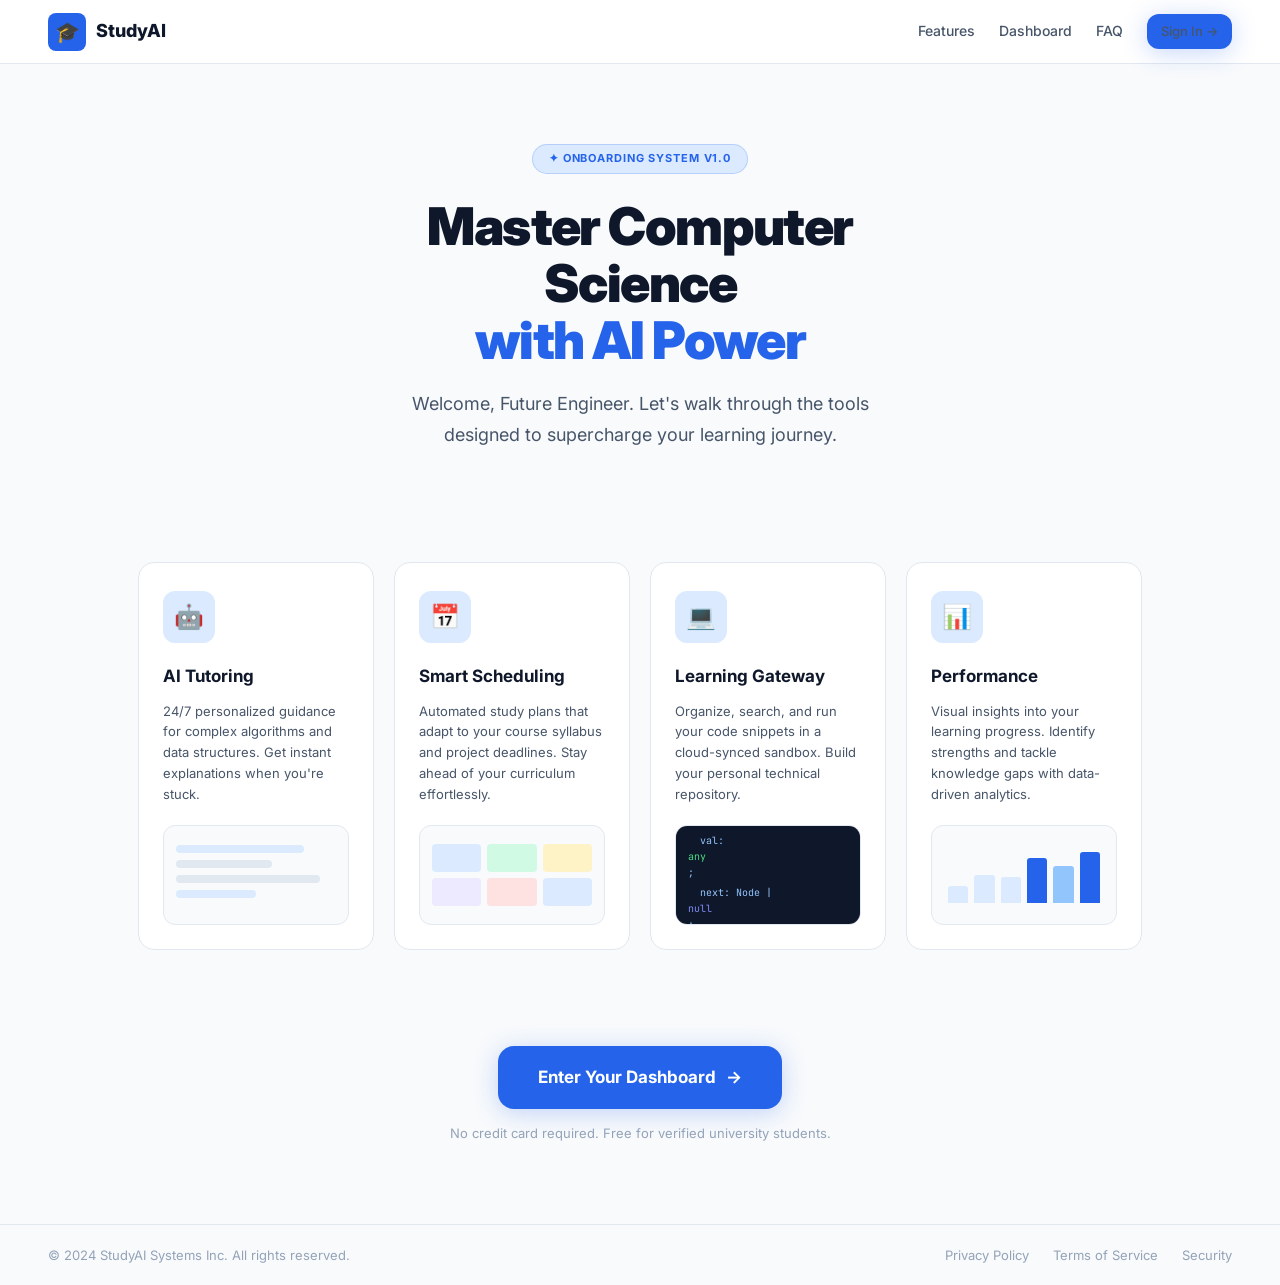
<file: website/index.html>
<!DOCTYPE html>
<html lang="en">
<head>
  <meta charset="UTF-8"/>
  <meta name="viewport" content="width=device-width, initial-scale=1.0"/>
  <title>StudyAI – Master Computer Science with AI Power</title>
  <meta name="description" content="StudyAI is your intelligent study companion for CS students. Get AI tutoring, smart scheduling, and performance analytics—free for verified university students."/>
  <link rel="stylesheet" href="styles.css"/>
  <style>
    /* Landing-specific */
    body { min-height: 100vh; }

    /* Top Bar */
    .landing-topbar {
      height: 64px; display: flex; align-items: center; justify-content: space-between;
      padding: 0 48px; background: white; border-bottom: 1px solid var(--border);
      position: sticky; top: 0; z-index: 100;
    }
    .landing-logo { display: flex; align-items: center; gap: 10px; font-weight: 800; font-size: 18px; color: var(--text-primary); }
    .landing-logo-icon {
      width: 38px; height: 38px; background: var(--primary); border-radius: var(--radius-sm);
      display: flex; align-items: center; justify-content: center; color: white; font-size: 20px;
    }
    .landing-nav { display: flex; align-items: center; gap: 24px; }
    .landing-nav a { font-weight: 500; color: var(--text-secondary); transition: color var(--transition); }
    .landing-nav a:hover { color: var(--text-primary); }

    /* Hero */
    .hero {
      text-align: center; padding: 80px 48px 72px;
      max-width: 720px; margin: 0 auto;
      animation: fadeIn 0.6s ease;
    }
    .hero-eyebrow {
      display: inline-block; padding: 5px 16px; border-radius: var(--radius-full);
      background: var(--primary-light); color: var(--primary); font-size: 11px;
      font-weight: 700; letter-spacing: 0.08em; text-transform: uppercase; margin-bottom: 24px;
      border: 1px solid rgba(37,99,235,0.2);
    }
    .hero h1 {
      font-size: 52px; font-weight: 900; line-height: 1.1; color: var(--text-primary);
      margin-bottom: 20px; letter-spacing: -0.03em;
    }
    .hero h1 span { color: var(--primary); }
    .hero p { font-size: 18px; color: var(--text-secondary); max-width: 500px; margin: 0 auto 40px; line-height: 1.7; }

    /* Features Grid */
    .features-section { max-width: 1100px; margin: 0 auto; padding: 0 48px 80px; }
    .features-grid { display: grid; grid-template-columns: repeat(4, 1fr); gap: 20px; }
    .feature-card {
      background: white; border: 1px solid var(--border); border-radius: var(--radius-lg);
      padding: 28px 24px 24px; transition: all 0.25s ease; animation: fadeIn 0.5s ease;
      position: relative; overflow: hidden;
    }
    .feature-card::before {
      content: ''; position: absolute; top: 0; left: 0; right: 0;
      height: 3px; background: var(--primary); transform: scaleX(0); transform-origin: left;
      transition: transform 0.3s ease;
    }
    .feature-card:hover { box-shadow: var(--shadow-lg); transform: translateY(-4px); border-color: var(--primary-light); }
    .feature-card:hover::before { transform: scaleX(1); }
    .feature-icon-wrap {
      width: 52px; height: 52px; border-radius: var(--radius);
      background: var(--primary-light); display: flex; align-items: center; justify-content: center;
      margin-bottom: 20px; font-size: 24px;
    }
    .feature-card h3 { font-size: 17px; font-weight: 700; margin-bottom: 10px; }
    .feature-card p { font-size: 13px; color: var(--text-secondary); line-height: 1.6; margin-bottom: 20px; }
    .feature-preview {
      border-radius: var(--radius); overflow: hidden; background: var(--bg);
      height: 100px; display: flex; align-items: center; justify-content: center;
      border: 1px solid var(--border);
    }

    /* Preview mockups */
    .preview-chat { width: 100%; padding: 12px; }
    .preview-line { height: 8px; border-radius: 4px; background: #CBD5E1; margin-bottom: 7px; }
    .preview-line.short { width: 60%; }
    .preview-line.primary { background: var(--primary-light); width: 80%; }
    .preview-cal { display: grid; grid-template-columns: repeat(3, 1fr); gap: 6px; width: 100%; padding: 12px; }
    .preview-cal-block { height: 28px; border-radius: 4px; background: var(--primary-light); }
    .preview-cal-block:nth-child(2) { background: #D1FAE5; }
    .preview-cal-block:nth-child(3) { background: #FEF3C7; }
    .preview-code {
      font-family: var(--font-mono); font-size: 10px; color: #93C5FD;
      background: #0F172A; padding: 12px; width: 100%; height: 100%;
      display: flex; flex-direction: column; justify-content: center; gap: 4px;
    }
    .preview-code span { display: block; }
    .preview-code .kw { color: #818CF8; }
    .preview-code .str { color: #4ADE80; }
    .preview-bars { display: flex; align-items: flex-end; gap: 6px; padding: 12px 16px; width: 100%; }
    .preview-bar { background: var(--primary-light); border-radius: 3px 3px 0 0; flex: 1; }
    .preview-bar:nth-child(4) { background: var(--primary); }
    .preview-bar:nth-child(5) { background: #93C5FD; }

    /* CTA */
    .cta-section { text-align: center; padding: 16px 48px 80px; }
    .cta-btn {
      display: inline-flex; align-items: center; gap: 10px;
      background: var(--primary); color: white; font-size: 17px; font-weight: 700;
      padding: 18px 40px; border-radius: var(--radius-lg); border: none; cursor: pointer;
      box-shadow: var(--shadow-blue); transition: all 0.25s ease; margin-bottom: 14px;
    }
    .cta-btn:hover { background: var(--primary-dark); transform: translateY(-2px); box-shadow: 0 10px 40px rgba(37,99,235,0.4); }
    .cta-sub { font-size: 13px; color: var(--text-muted); }
    .cta-arrow { transition: transform 0.25s ease; }
    .cta-btn:hover .cta-arrow { transform: translateX(4px); }

    /* Footer */
    footer {
      border-top: 1px solid var(--border); padding: 20px 48px;
      display: flex; align-items: center; justify-content: space-between;
      color: var(--text-muted); font-size: 13px;
    }
    .footer-links { display: flex; gap: 24px; }
    .footer-links a { color: var(--text-muted); transition: color var(--transition); }
    .footer-links a:hover { color: var(--primary); }

    @media (max-width: 900px) {
      .features-grid { grid-template-columns: repeat(2, 1fr); }
      .hero h1 { font-size: 36px; }
      .landing-topbar { padding: 0 24px; }
      .features-section, .cta-section { padding-left: 24px; padding-right: 24px; }
    }
  </style>
</head>
<body>

<!-- Top Bar -->
<nav class="landing-topbar">
  <a href="index.html" class="landing-logo">
    <span class="landing-logo-icon">🎓</span>
    StudyAI
  </a>
  <div class="landing-nav">
    <a href="#features">Features</a>
    <a href="home.html">Dashboard</a>
    <a href="#faq">FAQ</a>
    <a href="home.html" class="btn btn-primary btn-sm">Sign In →</a>
  </div>
</nav>

<!-- Hero Section -->
<section class="hero">
  <div class="hero-eyebrow">✦ Onboarding System V1.0</div>
  <h1>Master Computer Science<br/><span>with AI Power</span></h1>
  <p>Welcome, Future Engineer. Let's walk through the tools designed to supercharge your learning journey.</p>
</section>

<!-- Features Grid -->
<section class="features-section" id="features">
  <div class="features-grid">

    <!-- AI Tutoring -->
    <div class="feature-card">
      <div class="feature-icon-wrap">🤖</div>
      <h3>AI Tutoring</h3>
      <p>24/7 personalized guidance for complex algorithms and data structures. Get instant explanations when you're stuck.</p>
      <div class="feature-preview">
        <div class="preview-chat">
          <div class="preview-line primary"></div>
          <div class="preview-line short" style="background:#E2E8F0"></div>
          <div class="preview-line" style="background:#E2E8F0;width:90%"></div>
          <div class="preview-line" style="background:var(--primary-light);width:50%"></div>
        </div>
      </div>
    </div>

    <!-- Smart Scheduling -->
    <div class="feature-card">
      <div class="feature-icon-wrap">📅</div>
      <h3>Smart Scheduling</h3>
      <p>Automated study plans that adapt to your course syllabus and project deadlines. Stay ahead of your curriculum effortlessly.</p>
      <div class="feature-preview">
        <div class="preview-cal">
          <div class="preview-cal-block"></div>
          <div class="preview-cal-block"></div>
          <div class="preview-cal-block"></div>
          <div class="preview-cal-block" style="background:#EDE9FE"></div>
          <div class="preview-cal-block" style="background:#FEE2E2"></div>
          <div class="preview-cal-block" style="background:var(--primary-light)"></div>
        </div>
      </div>
    </div>

    <!-- Learning Gateway -->
    <div class="feature-card">
      <div class="feature-icon-wrap">💻</div>
      <h3>Learning Gateway</h3>
      <p>Organize, search, and run your code snippets in a cloud-synced sandbox. Build your personal technical repository.</p>
      <div class="feature-preview">
        <div class="preview-code">
          <span><span class="kw">class</span> Node {</span>
          <span>&nbsp;&nbsp;val: <span class="str">any</span>;</span>
          <span>&nbsp;&nbsp;next: Node | <span class="kw">null</span>;</span>
          <span>}</span>
        </div>
      </div>
    </div>

    <!-- Performance -->
    <div class="feature-card">
      <div class="feature-icon-wrap">📊</div>
      <h3>Performance</h3>
      <p>Visual insights into your learning progress. Identify strengths and tackle knowledge gaps with data-driven analytics.</p>
      <div class="feature-preview">
        <div class="preview-bars" style="align-items:flex-end; height:80px;">
          <div class="preview-bar" style="height:30%"></div>
          <div class="preview-bar" style="height:50%"></div>
          <div class="preview-bar" style="height:45%"></div>
          <div class="preview-bar" style="height:80%"></div>
          <div class="preview-bar" style="height:65%"></div>
          <div class="preview-bar" style="height:90%; background:var(--primary)"></div>
        </div>
      </div>
    </div>

  </div>
</section>

<!-- CTA -->
<section class="cta-section">
  <div>
    <a href="home.html" class="cta-btn">
      Enter Your Dashboard
      <span class="cta-arrow">→</span>
    </a>
  </div>
  <p class="cta-sub">No credit card required. Free for verified university students.</p>
</section>

<!-- Footer -->
<footer>
  <span>© 2024 StudyAI Systems Inc. All rights reserved.</span>
  <div class="footer-links">
    <a href="#">Privacy Policy</a>
    <a href="#">Terms of Service</a>
    <a href="#">Security</a>
  </div>
</footer>

</body>
</html>
</file>
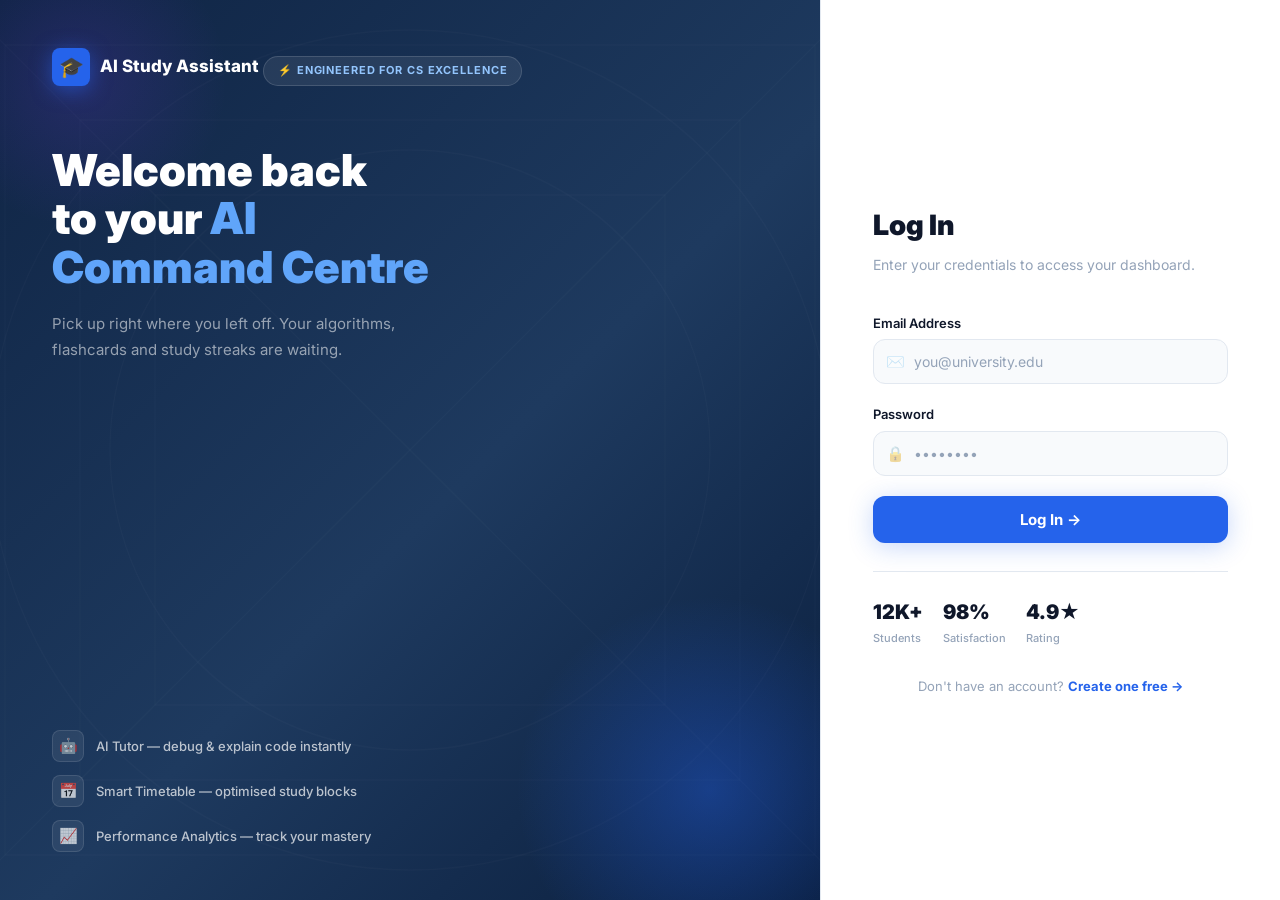
<file: website/home.html>
<!DOCTYPE html>
<html lang="en">

<head>
    <meta charset="UTF-8" />
    <meta name="viewport" content="width=device-width, initial-scale=1.0" />
    <title>Dashboard – AI Study Assistant</title>
    <meta name="description"
        content="Your AI Study Assistant Dashboard. Track your recent activity, core modules, and latest CS news." />
    <link rel="stylesheet" href="styles.css" />
    <style>
        /* ---- Hero Banner ---- */
        .hero-banner {
            background: linear-gradient(135deg, #0F2444 0%, #1E3A5F 60%, #0F2444 100%);
            border-radius: var(--radius-xl);
            padding: 44px 48px;
            margin-bottom: 32px;
            position: relative;
            overflow: hidden;
            color: white;
            min-height: 260px;
            display: flex;
            flex-direction: column;
            justify-content: center;
        }

        .hero-banner::before {
            content: '';
            position: absolute;
            top: 0;
            right: 0;
            width: 55%;
            height: 100%;
            background: url("data:image/svg+xml,%3Csvg xmlns='http://www.w3.org/2000/svg' viewBox='0 0 400 400'%3E%3Cg fill='none' stroke='%23ffffff08' stroke-width='1'%3E%3Crect x='20' y='20' width='360' height='360'/%3E%3Crect x='40' y='40' width='320' height='320'/%3E%3Crect x='60' y='60' width='280' height='280'/%3E%3Crect x='80' y='80' width='240' height='240'/%3E%3Cline x1='0' y1='0' x2='400' y2='400'/%3E%3Cline x1='400' y1='0' x2='0' y2='400'/%3E%3C/g%3E%3C/svg%3E") center/cover;
            pointer-events: none;
        }

        .hero-eyebrow {
            display: inline-flex;
            align-items: center;
            gap: 8px;
            background: rgba(255, 255, 255, 0.1);
            border: 1px solid rgba(255, 255, 255, 0.2);
            border-radius: var(--radius-full);
            padding: 5px 14px;
            font-size: 11px;
            font-weight: 700;
            letter-spacing: 0.07em;
            text-transform: uppercase;
            color: #93C5FD;
            margin-bottom: 18px;
            width: fit-content;
        }

        .hero-banner h1 {
            font-size: 36px;
            font-weight: 900;
            line-height: 1.15;
            margin-bottom: 14px;
            max-width: 440px;
        }

        .hero-banner h1 em {
            color: #60A5FA;
            font-style: normal;
        }

        .hero-banner p {
            color: rgba(255, 255, 255, 0.65);
            font-size: 15px;
            max-width: 400px;
            margin-bottom: 28px;
            line-height: 1.65;
        }

        .hero-actions {
            display: flex;
            gap: 12px;
            flex-wrap: wrap;
        }

        .btn-hero {
            display: inline-flex;
            align-items: center;
            gap: 8px;
            padding: 12px 24px;
            border-radius: var(--radius);
            font-weight: 700;
            font-size: 14px;
            transition: all 0.25s ease;
        }

        .btn-hero-primary {
            background: var(--primary);
            color: white;
            box-shadow: 0 4px 20px rgba(37, 99, 235, 0.5);
        }

        .btn-hero-primary:hover {
            background: var(--primary-dark);
            transform: translateY(-2px);
        }

        .btn-hero-outline {
            background: rgba(255, 255, 255, 0.08);
            color: white;
            border: 1.5px solid rgba(255, 255, 255, 0.25);
        }

        .btn-hero-outline:hover {
            background: rgba(255, 255, 255, 0.15);
        }

        /* ---- Core Modules ---- */
        .module-card {
            background: white;
            border: 1px solid var(--border);
            border-radius: var(--radius-lg);
            padding: 22px 20px;
            display: flex;
            flex-direction: column;
            gap: 10px;
            transition: all 0.25s;
            cursor: pointer;
        }

        .module-card:hover {
            box-shadow: var(--shadow);
            transform: translateY(-3px);
            border-color: transparent;
        }

        .module-icon-wrap {
            width: 44px;
            height: 44px;
            border-radius: var(--radius);
            display: flex;
            align-items: center;
            justify-content: center;
            font-size: 22px;
            margin-bottom: 4px;
        }

        .module-card h3 {
            font-size: 15px;
            font-weight: 700;
        }

        .module-card p {
            font-size: 13px;
            color: var(--text-secondary);
            line-height: 1.5;
        }

        .module-link {
            font-size: 13px;
            font-weight: 600;
            color: var(--primary);
            display: flex;
            align-items: center;
            gap: 4px;
            margin-top: auto;
        }

        .module-link:hover {
            text-decoration: underline;
        }

        /* ---- Two-col layout ---- */
        .two-col {
            display: grid;
            grid-template-columns: 1fr 360px;
            gap: 28px;
            margin-top: 28px;
        }

        /* ---- Recent Activity ---- */
        .activity-item {
            display: flex;
            align-items: center;
            gap: 14px;
            padding: 14px 0;
            border-bottom: 1px solid var(--border);
            cursor: pointer;
        }

        .activity-item:last-child {
            border-bottom: none;
        }

        .activity-item:hover {
            background: var(--bg-hover);
            margin: 0 -16px;
            padding: 14px 16px;
            border-radius: var(--radius);
        }

        .activity-icon {
            width: 38px;
            height: 38px;
            border-radius: var(--radius-sm);
            display: flex;
            align-items: center;
            justify-content: center;
            font-size: 18px;
            flex-shrink: 0;
        }

        .activity-info {
            flex: 1;
            min-width: 0;
        }

        .activity-title {
            font-weight: 600;
            font-size: 14px;
        }

        .activity-sub {
            font-size: 12px;
            color: var(--text-muted);
        }

        .activity-action {
            font-size: 12px;
            font-weight: 600;
            white-space: nowrap;
        }

        .activity-action.score {
            color: var(--accent-green);
        }

        .activity-action.resume {
            color: var(--primary);
        }

        .activity-action.done {
            color: var(--text-muted);
        }

        /* ---- News Card ---- */
        .news-card {
            background: linear-gradient(135deg, #1D4ED8, #3B82F6);
            border-radius: var(--radius-lg);
            padding: 24px;
            color: white;
            margin-bottom: 16px;
        }

        .news-eyebrow {
            font-size: 10px;
            font-weight: 700;
            letter-spacing: 0.08em;
            text-transform: uppercase;
            color: rgba(255, 255, 255, 0.7);
            margin-bottom: 10px;
        }

        .news-card h3 {
            font-size: 17px;
            font-weight: 700;
            line-height: 1.4;
            margin-bottom: 20px;
        }

        .news-btn {
            width: 100%;
            background: white;
            color: var(--primary);
            font-weight: 700;
            padding: 10px;
            border-radius: var(--radius);
            text-align: center;
            transition: all 0.2s;
            font-size: 14px;
            display: block;
            cursor: pointer;
        }

        .news-btn:hover {
            background: var(--primary-light);
        }

        /* ---- Quick Tools ---- */
        .quick-tools {
            display: grid;
            grid-template-columns: 1fr 1fr;
            gap: 12px;
        }

        .quick-tool-btn {
            display: flex;
            flex-direction: column;
            align-items: center;
            gap: 8px;
            padding: 16px;
            border-radius: var(--radius);
            background: var(--bg);
            border: 1.5px solid var(--border);
            cursor: pointer;
            transition: all 0.2s;
            font-size: 12px;
            font-weight: 600;
        }

        .quick-tool-btn:hover {
            border-color: var(--primary);
            background: var(--primary-light);
            color: var(--primary);
        }

        .quick-tool-btn span:first-child {
            font-size: 24px;
        }
    </style>
</head>

<body>

    <!-- Top Bar -->
    <nav class="topbar">
        <a href="index.html" class="topbar-logo">
            <span class="topbar-logo-icon">🎓</span>
            AI Study Assistant
        </a>
        <div class="topbar-nav">
            <a href="home.html" class="active">Dashboard</a>
            <a href="chatbot.html">Chatbot</a>
            <a href="timetable.html">Timetable</a>
            <a href="learning.html">Learning</a>
            <a href="performance.html">Analytics</a>
            <a href="profile.html">Profile</a>
        </div>
        <div style="display:flex; align-items:center; gap:16px;">
            <div class="topbar-search">
                <span>🔍</span>
                <input type="text" placeholder="Search docs, snippets..." id="homeSearch" />
            </div>
            <div style="display:flex; flex-direction:column; align-items:flex-end; cursor:pointer; line-height:1.3;" onclick="location.href='profile.html'">
                <span id="navUserName" style="font-weight:600; font-size:13px; color:var(--text-primary);">Alex Rivera</span>
                <button onclick="logout(event)"
                    style="font-size:11px; color:var(--text-muted); background:none; border:none; text-align:right; cursor:pointer; padding:0; margin:0;">Logout</button>
            </div>
            <div id="navUserInitials" class="avatar" onclick="location.href='profile.html'" style="flex-shrink:0;">AR</div>
        </div>
    </nav>

    <!-- Main Content -->
    <main style="max-width: 1200px; margin: 0 auto; padding: 32px;">

        <!-- Hero Banner -->
        <div class="hero-banner">
            <div class="hero-eyebrow">⚡ Engineered for CS Excellence</div>
            <h1>Master Complex Concepts<br />with <em>AI Logic</em></h1>
            <p>Your intelligent companion for debugging algorithms, optimizing study schedules, and mastering core
                Computer Science principles with personalized AI feedback.</p>
            <div class="hero-actions">
                <a href="chatbot.html" class="btn-hero btn-hero-primary">▶ Initialize Session</a>
                <a href="learning.html" class="btn-hero btn-hero-outline">View Roadmap</a>
            </div>
        </div>

        <!-- Core Modules -->
        <div class="section-header">
            <h2 class="section-title">⚙️ Core Modules</h2>
            <a href="#" class="section-link">View All Systems →</a>
        </div>
        <div class="grid grid-4 gap-16">
            <div class="module-card" onclick="location.href='chatbot.html'">
                <div class="module-icon-wrap" style="background:#DBEAFE; color:#1D4ED8">🤖</div>
                <h3>AI Tutor</h3>
                <p>Debug code and explain complex algorithms in real-time.</p>
                <a href="chatbot.html" class="module-link">Launch Terminal →</a>
            </div>
            <div class="module-card" onclick="location.href='timetable.html'">
                <div class="module-icon-wrap" style="background:#D1FAE5; color:#065F46">📅</div>
                <h3>Smart Schedule</h3>
                <p>Optimize your study blocks around lab hours and deadlines.</p>
                <a href="timetable.html" class="module-link">Check Sync →</a>
            </div>
            <div class="module-card" onclick="location.href='learning.html'">
                <div class="module-icon-wrap" style="background:#EDE9FE; color:#5B21B6">📚</div>
                <h3>Learning Gateway</h3>
                <p>Curated documentation and peer-reviewed study guides.</p>
                <a href="learning.html" class="module-link">Access Repo →</a>
            </div>
            <div class="module-card" onclick="location.href='performance.html'">
                <div class="module-icon-wrap" style="background:#FEF3C7; color:#92400E">📈</div>
                <h3>Performance</h3>
                <p>Track your mastery level across discrete math and OS.</p>
                <a href="performance.html" class="module-link">View Stats →</a>
            </div>
        </div>

        <!-- Two-column area -->
        <div class="two-col">
            <!-- Left: Recent Activity -->
            <div>
                <div class="card">
                    <div class="section-header" style="margin-bottom:8px">
                        <h2 class="section-title">🕐 Recent Activity</h2>
                        <a href="#" class="section-link">View All</a>
                    </div>
                    <div class="activity-item">
                        <div class="activity-icon" style="background:#DBEAFE">📄</div>
                        <div class="activity-info">
                            <div class="activity-title">Data Structures Flashcards</div>
                            <div class="activity-sub">24 cards reviewed • 15m ago</div>
                        </div>
                        <div class="activity-action score">+85% Score</div>
                    </div>
                    <div class="activity-item">
                        <div class="activity-icon" style="background:#FEF3C7">💻</div>
                        <div class="activity-info">
                            <div class="activity-title">Binary Search Debugging</div>
                            <div class="activity-sub">AI Chat Session • 2h ago</div>
                        </div>
                        <a href="chatbot.html" class="activity-action resume">Resume</a>
                    </div>
                    <div class="activity-item">
                        <div class="activity-icon" style="background:#EDE9FE">📖</div>
                        <div class="activity-info">
                            <div class="activity-title">Operating Systems Chapter 4</div>
                            <div class="activity-sub">Resource Downloaded • 5h ago</div>
                        </div>
                        <div class="activity-action done">Completed</div>
                    </div>
                    <div class="activity-item">
                        <div class="activity-icon" style="background:#D1FAE5">🎯</div>
                        <div class="activity-info">
                            <div class="activity-title">Graph Theory Quiz</div>
                            <div class="activity-sub">Practice Quiz • 1d ago</div>
                        </div>
                        <div class="activity-action score">+76% Score</div>
                    </div>
                    <div class="activity-item">
                        <div class="activity-icon" style="background:#FEE2E2">⏱️</div>
                        <div class="activity-info">
                            <div class="activity-title">Pomodoro Study Session</div>
                            <div class="activity-sub">2h 30m tracked • 2d ago</div>
                        </div>
                        <div class="activity-action done">Completed</div>
                    </div>
                </div>
            </div>

            <!-- Right: News + Quick Tools -->
            <div class="flex flex-col gap-16">
                <!-- Latest News -->
                <div class="card" style="padding:20px">
                    <div class="section-header" style="margin-bottom:14px">
                        <span class="section-title" style="font-size:15px">⚡ Latest News</span>
                    </div>
                    <div class="news-card">
                        <div class="news-eyebrow">📡 Upcoming in 45 min</div>
                        <h3>US's computer science grads face 5th-highest unemployment rate</h3>
                        <div class="news-btn">Read More</div>
                    </div>
                </div>

                <!-- Quick Tools -->
                <div class="card" style="padding:20px">
                    <div class="section-header" style="margin-bottom:14px">
                        <span class="section-title"
                            style="font-size:15px; color:var(--text-muted); font-weight:600; text-transform:uppercase; font-size:11px; letter-spacing:0.06em">Quick
                            Tools</span>
                    </div>
                    <div class="quick-tools">
                        <button class="quick-tool-btn" onclick="startFocusTimer()">
                            <span>⏱️</span>
                            <span>Focus Timer</span>
                        </button>
                        <button class="quick-tool-btn" onclick="location.href='chatbot.html'">
                            <span>⚡</span>
                            <span>Quick Chat</span>
                        </button>
                        <button class="quick-tool-btn" onclick="location.href='learning.html'">
                            <span>🃏</span>
                            <span>Flashcards</span>
                        </button>
                        <button class="quick-tool-btn" onclick="location.href='timetable.html'">
                            <span>📅</span>
                            <span>Schedule</span>
                        </button>
                    </div>
                </div>

                <!-- Study Streak -->
                <div class="card"
                    style="padding:20px; background: linear-gradient(135deg, #1E3A5F, #2563EB); color:white; border:none;">
                    <div
                        style="font-size:12px; font-weight:700; opacity:0.7; margin-bottom:6px; text-transform:uppercase; letter-spacing:0.06em">
                        🔥 Study Streak</div>
                    <div style="font-size:36px; font-weight:900; margin-bottom:4px;">12 Days</div>
                    <div style="font-size:13px; opacity:0.8; margin-bottom:16px;">You've hit your daily goal 12 days in
                        a row!</div>
                    <button
                        style="width:100%; background:rgba(255,255,255,0.15); color:white; border:1.5px solid rgba(255,255,255,0.3); border-radius:var(--radius); padding:9px; font-weight:600; font-size:13px; cursor:pointer;">Share
                        Progress 🎉</button>
                </div>
            </div>
        </div>

    </main>

    <!-- Footer -->
    <footer
        style="border-top:1px solid var(--border); padding:16px 32px; display:flex; justify-content:space-between; font-size:12px; color:var(--text-muted); margin-top:32px;">
        <span>🎓 © 2024 AI Study Assistant Portal. All system logs active.</span>
        <div class="flex gap-24">
            <a href="#" style="color:var(--text-muted)">Privacy Policy</a>
            <a href="#" style="color:var(--text-muted)">Terms of Service</a>
            <a href="#" style="color:var(--text-muted)">Support</a>
            <a href="#" style="color:var(--text-muted)">API Docs</a>
        </div>
    </footer>

    <!-- Focus Timer Modal -->
    <div id="timerModal"
        style="display:none; position:fixed; inset:0; background:rgba(0,0,0,0.5); z-index:1000; align-items:center; justify-content:center;">
        <div class="card" style="width:320px; text-align:center; padding:32px;">
            <div style="font-size:48px; font-weight:900; color:var(--primary); margin-bottom:8px;" id="timerDisplay">
                25:00</div>
            <div style="font-size:14px; color:var(--text-muted); margin-bottom:24px;">Pomodoro Focus Session</div>
            <div class="flex gap-12">
                <button onclick="toggleTimer()" id="timerBtn" class="btn btn-primary w-full">▶ Start</button>
                <button onclick="resetTimer()" class="btn btn-secondary">Reset</button>
            </div>
            <button onclick="closeTimer()"
                style="margin-top:16px; font-size:13px; color:var(--text-muted); background:none; border:none; cursor:pointer;">Close</button>
        </div>
    </div>

    <div class="toast" id="toast"></div>

    <script>
        // Focus Timer
        let timerInterval = null, timeLeft = 25 * 60, running = false;
        function startFocusTimer() {
            document.getElementById('timerModal').style.display = 'flex';
        }
        function closeTimer() {
            document.getElementById('timerModal').style.display = 'none';
            resetTimer();
        }
        function toggleTimer() {
            if (!running) {
                running = true;
                document.getElementById('timerBtn').textContent = '⏸ Pause';
                timerInterval = setInterval(() => {
                    timeLeft--;
                    updateTimerDisplay();
                    if (timeLeft <= 0) { clearInterval(timerInterval); running = false; showToast('🍅 Pomodoro complete! Take a break.', 'success'); }
                }, 1000);
            } else {
                clearInterval(timerInterval); running = false;
                document.getElementById('timerBtn').textContent = '▶ Resume';
            }
        }
        function resetTimer() {
            clearInterval(timerInterval); running = false; timeLeft = 25 * 60;
            updateTimerDisplay(); document.getElementById('timerBtn').textContent = '▶ Start';
        }
        function updateTimerDisplay() {
            const m = Math.floor(timeLeft / 60).toString().padStart(2, '0');
            const s = (timeLeft % 60).toString().padStart(2, '0');
            document.getElementById('timerDisplay').textContent = `${m}:${s}`;
        }

        // Toast
        function showToast(msg, type = '') {
            const t = document.getElementById('toast');
            t.textContent = msg; t.className = `toast ${type} show`;
            setTimeout(() => { t.className = 'toast'; }, 3500);
        }

        // Search
        document.getElementById('homeSearch').addEventListener('keydown', e => {
            if (e.key === 'Enter' && e.target.value.trim()) {
                showToast(`🔍 Searching for: "${e.target.value}"`, '');
                e.target.value = '';
            }
        });

        // ─── AUTHENTICATION CHECK ───
        const token = localStorage.getItem('study_auth_token');
        if (!token) {
            window.location.href = 'login.html';
        } else {
            const userStr = localStorage.getItem('study_user');
            if (userStr) {
                const user = JSON.parse(userStr);
                document.getElementById('navUserName').textContent = user.username;
                document.getElementById('navUserInitials').textContent = user.username.substring(0, 2).toUpperCase();
            }
        }

        window.logout = function (e) {
            e.stopPropagation(); // Prevent profile navigation
            localStorage.removeItem('study_auth_token');
            localStorage.removeItem('study_user');
            window.location.href = 'login.html';
        };
    </script>

</body>

</html>
</file>
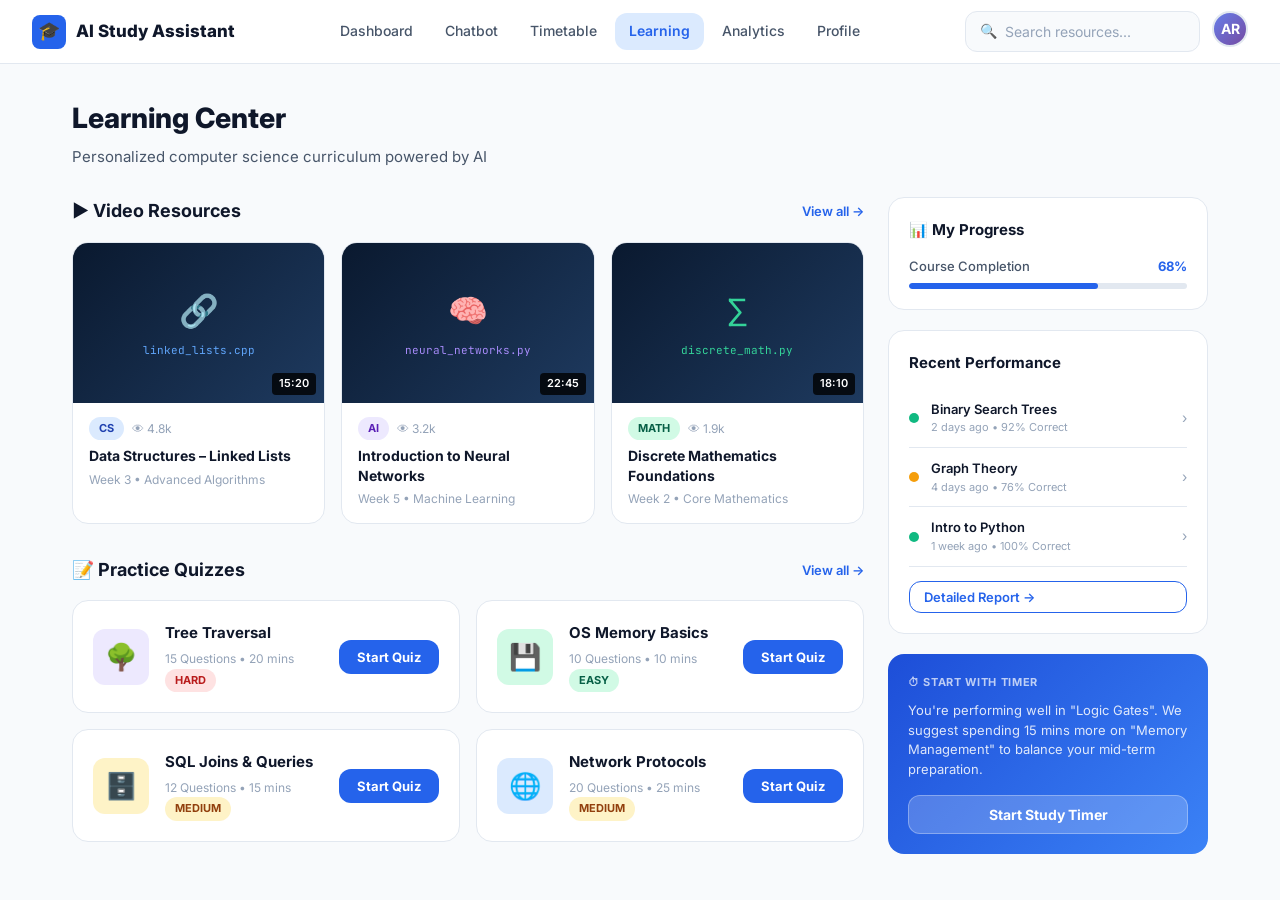
<file: website/learning.html>
<!DOCTYPE html>
<html lang="en">

<head>
    <meta charset="UTF-8" />
    <meta name="viewport" content="width=device-width, initial-scale=1.0" />
    <title>Learning Center – AI Study Assistant</title>
    <meta name="description"
        content="Learn CS through curated YouTube videos and interactive flashcard quizzes. Personalized computer science curriculum." />
    <link rel="stylesheet" href="styles.css" />
    <style>
        /* Video Cards */
        .video-card {
            background: white;
            border: 1px solid var(--border);
            border-radius: var(--radius-lg);
            overflow: hidden;
            cursor: pointer;
            transition: all 0.25s;
        }

        .video-card:hover {
            box-shadow: var(--shadow-lg);
            transform: translateY(-4px);
        }

        .video-thumb {
            position: relative;
            height: 160px;
            background: #0F172A;
            overflow: hidden;
        }

        .video-thumb img {
            width: 100%;
            height: 100%;
            object-fit: cover;
        }

        .video-thumb-placeholder {
            width: 100%;
            height: 100%;
            display: flex;
            align-items: center;
            justify-content: center;
            background: linear-gradient(135deg, #0A192F, #1E3A5F);
        }

        .video-duration {
            position: absolute;
            bottom: 8px;
            right: 8px;
            background: rgba(0, 0, 0, 0.8);
            color: white;
            font-size: 11px;
            font-weight: 600;
            padding: 2px 7px;
            border-radius: 4px;
        }

        .play-overlay {
            position: absolute;
            inset: 0;
            display: flex;
            align-items: center;
            justify-content: center;
            background: rgba(0, 0, 0, 0);
            transition: background 0.2s;
        }

        .video-card:hover .play-overlay {
            background: rgba(0, 0, 0, 0.35);
        }

        .play-btn {
            width: 48px;
            height: 48px;
            background: rgba(255, 255, 255, 0.9);
            border-radius: 50%;
            display: flex;
            align-items: center;
            justify-content: center;
            font-size: 18px;
            opacity: 0;
            transform: scale(0.8);
            transition: all 0.2s;
        }

        .video-card:hover .play-btn {
            opacity: 1;
            transform: scale(1);
        }

        .video-meta {
            display: flex;
            align-items: center;
            gap: 8px;
            margin-bottom: 6px;
        }

        .video-views {
            font-size: 12px;
            color: var(--text-muted);
        }

        .video-info {
            padding: 14px 16px;
        }

        .video-title {
            font-size: 14px;
            font-weight: 700;
            margin-bottom: 4px;
            line-height: 1.4;
        }

        .video-subtitle {
            font-size: 12px;
            color: var(--text-muted);
        }

        /* YouTube Modal */
        .yt-modal {
            display: none;
            position: fixed;
            inset: 0;
            background: rgba(0, 0, 0, 0.8);
            z-index: 2000;
            align-items: center;
            justify-content: center;
            padding: 24px;
        }

        .yt-modal.open {
            display: flex;
        }

        .yt-modal-inner {
            background: #0F172A;
            border-radius: var(--radius-xl);
            overflow: hidden;
            width: 100%;
            max-width: 800px;
            box-shadow: var(--shadow-lg);
        }

        .yt-modal-header {
            display: flex;
            align-items: center;
            justify-content: space-between;
            padding: 16px 20px;
            background: #1E293B;
            color: white;
        }

        .yt-modal-title {
            font-weight: 700;
            font-size: 15px;
        }

        .yt-close {
            color: rgba(255, 255, 255, 0.6);
            font-size: 22px;
            cursor: pointer;
        }

        .yt-close:hover {
            color: white;
        }

        .yt-embed {
            position: relative;
            padding-bottom: 56.25%;
            background: black;
        }

        .yt-embed iframe {
            position: absolute;
            inset: 0;
            width: 100%;
            height: 100%;
            border: none;
        }

        /* Quiz / Flashcard */
        .quiz-card {
            background: white;
            border: 1px solid var(--border);
            border-radius: var(--radius-lg);
            padding: 20px;
            display: flex;
            align-items: center;
            gap: 16px;
            cursor: pointer;
            transition: all 0.25s;
        }

        .quiz-card:hover {
            box-shadow: var(--shadow);
            border-color: var(--primary);
        }

        .quiz-icon {
            width: 56px;
            height: 56px;
            border-radius: var(--radius);
            flex-shrink: 0;
            display: flex;
            align-items: center;
            justify-content: center;
            font-size: 26px;
        }

        .quiz-info {
            flex: 1;
        }

        .quiz-name {
            font-size: 15px;
            font-weight: 700;
            margin-bottom: 4px;
        }

        .quiz-meta {
            font-size: 12px;
            color: var(--text-muted);
        }

        .quiz-difficulty {
            display: flex;
            align-items: center;
            gap: 8px;
        }

        .btn-start-quiz {
            background: var(--primary);
            color: white;
            font-weight: 700;
            font-size: 13px;
            padding: 9px 18px;
            border-radius: var(--radius);
            border: none;
            cursor: pointer;
            transition: all 0.2s;
            white-space: nowrap;
        }

        .btn-start-quiz:hover {
            background: var(--primary-dark);
            transform: translateY(-1px);
        }

        /* Flashcard Game */
        .flashcard-modal {
            display: none;
            position: fixed;
            inset: 0;
            background: rgba(0, 0, 0, 0.7);
            z-index: 2000;
            align-items: center;
            justify-content: center;
            padding: 24px;
        }

        .flashcard-modal.open {
            display: flex;
        }

        .flashcard-container {
            width: 100%;
            max-width: 560px;
            display: flex;
            flex-direction: column;
            align-items: center;
            gap: 20px;
        }

        .flashcard-header {
            width: 100%;
            display: flex;
            align-items: center;
            justify-content: space-between;
            color: white;
        }

        .flashcard-progress-text {
            font-size: 14px;
            font-weight: 600;
        }

        .flashcard-close {
            font-size: 24px;
            cursor: pointer;
            color: rgba(255, 255, 255, 0.7);
        }

        .flashcard-close:hover {
            color: white;
        }

        .flashcard {
            width: 100%;
            min-height: 260px;
            perspective: 1200px;
            cursor: pointer;
        }

        .flashcard-inner {
            width: 100%;
            min-height: 260px;
            border-radius: var(--radius-xl);
            position: relative;
            transform-style: preserve-3d;
            transition: transform 0.5s ease;
        }

        .flashcard.flipped .flashcard-inner {
            transform: rotateY(180deg);
        }

        .flashcard-front,
        .flashcard-back {
            position: absolute;
            width: 100%;
            min-height: 260px;
            border-radius: var(--radius-xl);
            display: flex;
            flex-direction: column;
            align-items: center;
            justify-content: center;
            padding: 32px;
            backface-visibility: hidden;
            text-align: center;
        }

        .flashcard-front {
            background: white;
        }

        .flashcard-back {
            background: var(--primary);
            color: white;
            transform: rotateY(180deg);
        }

        .flashcard-label {
            font-size: 11px;
            font-weight: 700;
            text-transform: uppercase;
            letter-spacing: 0.08em;
            color: var(--text-muted);
            margin-bottom: 16px;
        }

        .flashcard-back .flashcard-label {
            color: rgba(255, 255, 255, 0.7);
        }

        .flashcard-question {
            font-size: 20px;
            font-weight: 700;
            line-height: 1.5;
        }

        .flashcard-answer {
            font-size: 16px;
            line-height: 1.65;
        }

        .flashcard-hint {
            font-size: 12px;
            color: var(--text-muted);
            margin-top: 12px;
        }

        .flashcard-back .flashcard-hint {
            color: rgba(255, 255, 255, 0.6);
        }

        .flashcard-actions {
            display: flex;
            gap: 12px;
        }

        .fc-btn {
            padding: 12px 28px;
            border-radius: var(--radius);
            font-weight: 700;
            font-size: 14px;
            cursor: pointer;
            border: none;
            transition: all 0.2s;
        }

        .fc-btn-wrong {
            background: #FEE2E2;
            color: #DC2626;
        }

        .fc-btn-wrong:hover {
            background: #FECACA;
        }

        .fc-btn-correct {
            background: #D1FAE5;
            color: #059669;
        }

        .fc-btn-correct:hover {
            background: #A7F3D0;
        }

        .fc-btn-next {
            background: var(--primary);
            color: white;
        }

        .fc-btn-next:hover {
            background: var(--primary-dark);
        }

        .flashcard-progress-bar {
            width: 100%;
            height: 6px;
            background: rgba(255, 255, 255, 0.3);
            border-radius: 3px;
        }

        .flashcard-progress-fill {
            height: 100%;
            background: white;
            border-radius: 3px;
            transition: width 0.4s ease;
        }

        /* Right sidebar */
        .learning-layout {
            display: grid;
            grid-template-columns: 1fr 320px;
            gap: 24px;
        }

        .sidebar-card {
            background: white;
            border: 1px solid var(--border);
            border-radius: var(--radius-lg);
            padding: 20px;
            margin-bottom: 20px;
        }

        .progress-course {
            margin-bottom: 12px;
        }

        .progress-course:last-child {
            margin-bottom: 0;
        }

        .perf-item {
            display: flex;
            align-items: center;
            gap: 12px;
            padding: 10px 0;
            border-bottom: 1px solid var(--border);
            cursor: pointer;
        }

        .perf-item:last-child {
            border-bottom: none;
        }

        .perf-dot {
            width: 10px;
            height: 10px;
            border-radius: 50%;
            flex-shrink: 0;
        }

        .perf-dot-green {
            background: var(--accent-green);
        }

        .perf-dot-orange {
            background: var(--accent-orange);
        }

        .perf-item-info {
            flex: 1;
        }

        .perf-title {
            font-weight: 600;
            font-size: 13px;
        }

        .perf-sub {
            font-size: 11px;
            color: var(--text-muted);
        }

        .perf-chevron {
            color: var(--text-muted);
        }

        /* Timer Card */
        .timer-card {
            background: linear-gradient(135deg, #1D4ED8, #3B82F6);
            border-radius: var(--radius-lg);
            padding: 20px;
            color: white;
        }

        .timer-card-title {
            font-size: 11px;
            font-weight: 700;
            text-transform: uppercase;
            letter-spacing: 0.06em;
            opacity: 0.7;
            margin-bottom: 10px;
            display: flex;
            align-items: center;
            gap: 6px;
        }

        .timer-card p {
            font-size: 13px;
            opacity: 0.85;
            margin-bottom: 16px;
            line-height: 1.5;
        }

        .timer-start-btn {
            width: 100%;
            background: rgba(255, 255, 255, 0.2);
            border: 1px solid rgba(255, 255, 255, 0.3);
            color: white;
            font-weight: 700;
            padding: 10px;
            border-radius: var(--radius);
            cursor: pointer;
            font-size: 14px;
            transition: all 0.2s;
        }

        .timer-start-btn:hover {
            background: rgba(255, 255, 255, 0.3);
        }
    </style>
</head>

<body>

    <!-- Top Bar -->
    <nav class="topbar">
        <a href="home.html" class="topbar-logo">
            <span class="topbar-logo-icon">🎓</span>
            AI Study Assistant
        </a>
        <div class="topbar-nav">
            <a href="home.html">Dashboard</a>
            <a href="chatbot.html">Chatbot</a>
            <a href="timetable.html">Timetable</a>
            <a href="learning.html" class="active">Learning</a>
            <a href="performance.html">Analytics</a>
            <a href="profile.html">Profile</a>
        </div>
        <div class="flex gap-12">
            <div class="topbar-search">
                <span>🔍</span>
                <input type="text" placeholder="Search resources..." id="resourceSearch" />
            </div>
            <div class="avatar">AR</div>
        </div>
    </nav>

    <main style="max-width:1200px; margin:0 auto; padding:32px;">
        <!-- Header -->
        <div class="page-header">
            <h1>Learning Center</h1>
            <p>Personalized computer science curriculum powered by AI</p>
        </div>

        <div class="learning-layout">
            <!-- Left Main Content -->
            <div>
                <!-- Video Resources -->
                <div class="section-header">
                    <h2 class="section-title">▶️ Video Resources</h2>
                    <a href="#" class="section-link" onclick="showAllVideos()">View all →</a>
                </div>

                <div class="grid grid-3 gap-16" id="videosGrid" style="margin-bottom:32px">
                    <!-- Video 1 -->
                    <div class="video-card" onclick="openVideo('dSC93n-zSn4', 'Data Structures - Linked Lists')">
                        <div class="video-thumb">
                            <div class="video-thumb-placeholder">
                                <div style="text-align:center; color:#60A5FA">
                                    <div style="font-size:32px; margin-bottom:6px">🔗</div>
                                    <div style="font-size:11px; font-family:var(--font-mono)">linked_lists.cpp</div>
                                </div>
                            </div>
                            <div class="play-overlay">
                                <div class="play-btn">▶</div>
                            </div>
                            <div class="video-duration">15:20</div>
                        </div>
                        <div class="video-info">
                            <div class="video-meta">
                                <span class="tag tag-cs">CS</span>
                                <span class="video-views">👁 4.8k</span>
                            </div>
                            <div class="video-title">Data Structures – Linked Lists</div>
                            <div class="video-subtitle">Week 3 • Advanced Algorithms</div>
                        </div>
                    </div>

                    <!-- Video 2 -->
                    <div class="video-card" onclick="openVideo('aircAruvnKk', 'Introduction to Neural Networks')">
                        <div class="video-thumb">
                            <div class="video-thumb-placeholder">
                                <div style="text-align:center; color:#A78BFA">
                                    <div style="font-size:32px; margin-bottom:6px">🧠</div>
                                    <div style="font-size:11px; font-family:var(--font-mono)">neural_networks.py</div>
                                </div>
                            </div>
                            <div class="play-overlay">
                                <div class="play-btn">▶</div>
                            </div>
                            <div class="video-duration">22:45</div>
                        </div>
                        <div class="video-info">
                            <div class="video-meta">
                                <span class="tag tag-ai">AI</span>
                                <span class="video-views">👁 3.2k</span>
                            </div>
                            <div class="video-title">Introduction to Neural Networks</div>
                            <div class="video-subtitle">Week 5 • Machine Learning</div>
                        </div>
                    </div>

                    <!-- Video 3 -->
                    <div class="video-card" onclick="openVideo('eqnTantk6bY', 'Discrete Mathematics Foundations')">
                        <div class="video-thumb">
                            <div class="video-thumb-placeholder">
                                <div style="text-align:center; color:#34D399">
                                    <div style="font-size:32px; margin-bottom:6px">∑</div>
                                    <div style="font-size:11px; font-family:var(--font-mono)">discrete_math.py</div>
                                </div>
                            </div>
                            <div class="play-overlay">
                                <div class="play-btn">▶</div>
                            </div>
                            <div class="video-duration">18:10</div>
                        </div>
                        <div class="video-info">
                            <div class="video-meta">
                                <span class="tag tag-math">MATH</span>
                                <span class="video-views">👁 1.9k</span>
                            </div>
                            <div class="video-title">Discrete Mathematics Foundations</div>
                            <div class="video-subtitle">Week 2 • Core Mathematics</div>
                        </div>
                    </div>

                    <!-- Extra videos (hidden by default) -->
                    <div class="video-card extra-video" style="display:none"
                        onclick="openVideo('8hly31xKli0', 'Algorithm Design Patterns')">
                        <div class="video-thumb">
                            <div class="video-thumb-placeholder">
                                <div style="text-align:center; color:#FCD34D">
                                    <div style="font-size:32px; margin-bottom:6px">⚙️</div>
                                </div>
                            </div>
                            <div class="play-overlay">
                                <div class="play-btn">▶</div>
                            </div>
                            <div class="video-duration">31:05</div>
                        </div>
                        <div class="video-info">
                            <div class="video-meta"><span class="tag tag-cs">CS</span><span class="video-views">👁
                                    2.1k</span></div>
                            <div class="video-title">Algorithm Design Patterns</div>
                            <div class="video-subtitle">Week 7 • Advanced CS</div>
                        </div>
                    </div>
                    <div class="video-card extra-video" style="display:none"
                        onclick="openVideo('oTGaTs_BBXM', 'OS Memory Management')">
                        <div class="video-thumb">
                            <div class="video-thumb-placeholder">
                                <div style="text-align:center; color:#F87171">
                                    <div style="font-size:32px; margin-bottom:6px">💾</div>
                                </div>
                            </div>
                            <div class="play-overlay">
                                <div class="play-btn">▶</div>
                            </div>
                            <div class="video-duration">25:30</div>
                        </div>
                        <div class="video-info">
                            <div class="video-meta"><span class="tag tag-cs">CS</span><span class="video-views">👁
                                    1.5k</span></div>
                            <div class="video-title">OS Memory Management</div>
                            <div class="video-subtitle">Week 8 • Operating Systems</div>
                        </div>
                    </div>
                    <div class="video-card extra-video" style="display:none"
                        onclick="openVideo('RBSGKsShz5Y', 'Database SQL Joins')">
                        <div class="video-thumb">
                            <div class="video-thumb-placeholder">
                                <div style="text-align:center; color:#60A5FA">
                                    <div style="font-size:32px; margin-bottom:6px">🗄️</div>
                                </div>
                            </div>
                            <div class="play-overlay">
                                <div class="play-btn">▶</div>
                            </div>
                            <div class="video-duration">19:45</div>
                        </div>
                        <div class="video-info">
                            <div class="video-meta"><span class="tag tag-cs">CS</span><span class="video-views">👁
                                    2.8k</span></div>
                            <div class="video-title">Database SQL Joins & Advanced Queries</div>
                            <div class="video-subtitle">Week 6 • Database Systems</div>
                        </div>
                    </div>
                </div>

                <!-- Practice Quizzes -->
                <div class="section-header">
                    <h2 class="section-title">📝 Practice Quizzes</h2>
                    <a href="#" class="section-link">View all →</a>
                </div>
                <div class="grid grid-2 gap-16" id="quizzesGrid">
                    <div class="quiz-card" onclick="startQuiz('tree-traversal')">
                        <div class="quiz-icon" style="background:#EDE9FE">🌳</div>
                        <div class="quiz-info">
                            <div class="quiz-name">Tree Traversal</div>
                            <div class="quiz-meta">15 Questions • 20 mins</div>
                            <div class="quiz-difficulty">
                                <span class="tag tag-hard">HARD</span>
                            </div>
                        </div>
                        <button class="btn-start-quiz">Start Quiz</button>
                    </div>

                    <div class="quiz-card" onclick="startQuiz('os-memory')">
                        <div class="quiz-icon" style="background:#D1FAE5">💾</div>
                        <div class="quiz-info">
                            <div class="quiz-name">OS Memory Basics</div>
                            <div class="quiz-meta">10 Questions • 10 mins</div>
                            <div class="quiz-difficulty">
                                <span class="tag tag-easy">EASY</span>
                            </div>
                        </div>
                        <button class="btn-start-quiz">Start Quiz</button>
                    </div>

                    <div class="quiz-card" onclick="startQuiz('sql-joins')">
                        <div class="quiz-icon" style="background:#FEF3C7">🗄️</div>
                        <div class="quiz-info">
                            <div class="quiz-name">SQL Joins &amp; Queries</div>
                            <div class="quiz-meta">12 Questions • 15 mins</div>
                            <div class="quiz-difficulty">
                                <span class="tag tag-medium">MEDIUM</span>
                            </div>
                        </div>
                        <button class="btn-start-quiz">Start Quiz</button>
                    </div>

                    <div class="quiz-card" onclick="startQuiz('network-protocols')">
                        <div class="quiz-icon" style="background:#DBEAFE">🌐</div>
                        <div class="quiz-info">
                            <div class="quiz-name">Network Protocols</div>
                            <div class="quiz-meta">20 Questions • 25 mins</div>
                            <div class="quiz-difficulty">
                                <span class="tag tag-medium">MEDIUM</span>
                            </div>
                        </div>
                        <button class="btn-start-quiz">Start Quiz</button>
                    </div>
                </div>
            </div>

            <!-- Right Sidebar -->
            <div>
                <!-- My Progress -->
                <div class="sidebar-card">
                    <div class="section-header" style="margin-bottom:14px">
                        <span class="section-title" style="font-size:15px">📊 My Progress</span>
                    </div>
                    <div class="progress-course">
                        <div style="display:flex;justify-content:space-between;margin-bottom:6px">
                            <span style="font-size:13px; font-weight:500; color:var(--text-secondary)">Course
                                Completion</span>
                            <span style="font-size:13px; font-weight:700; color:var(--primary)">68%</span>
                        </div>
                        <div class="progress-bar">
                            <div class="progress-fill" style="width:68%"></div>
                        </div>
                    </div>
                </div>

                <!-- Recent Performance -->
                <div class="sidebar-card">
                    <div class="section-header" style="margin-bottom:14px">
                        <span class="section-title" style="font-size:15px">Recent Performance</span>
                    </div>
                    <div class="perf-item">
                        <div class="perf-dot perf-dot-green"></div>
                        <div class="perf-item-info">
                            <div class="perf-title">Binary Search Trees</div>
                            <div class="perf-sub">2 days ago • 92% Correct</div>
                        </div>
                        <span class="perf-chevron">›</span>
                    </div>
                    <div class="perf-item">
                        <div class="perf-dot perf-dot-orange"></div>
                        <div class="perf-item-info">
                            <div class="perf-title">Graph Theory</div>
                            <div class="perf-sub">4 days ago • 76% Correct</div>
                        </div>
                        <span class="perf-chevron">›</span>
                    </div>
                    <div class="perf-item">
                        <div class="perf-dot perf-dot-green"></div>
                        <div class="perf-item-info">
                            <div class="perf-title">Intro to Python</div>
                            <div class="perf-sub">1 week ago • 100% Correct</div>
                        </div>
                        <span class="perf-chevron">›</span>
                    </div>
                    <button class="btn btn-outline w-full btn-sm" style="margin-top:14px"
                        onclick="location.href='performance.html'">Detailed Report →</button>
                </div>

                <!-- Timer Card -->
                <div class="timer-card">
                    <div class="timer-card-title">⏱ Start with Timer</div>
                    <p>You're performing well in "Logic Gates". We suggest spending 15 mins more on "Memory Management"
                        to balance your mid-term preparation.</p>
                    <button class="timer-start-btn" onclick="startStudyTimer()">Start Study Timer</button>
                </div>
            </div>
        </div>
    </main>

    <!-- YouTube Modal -->
    <div class="yt-modal" id="ytModal">
        <div class="yt-modal-inner">
            <div class="yt-modal-header">
                <span class="yt-modal-title" id="ytModalTitle">Video</span>
                <span class="yt-close" onclick="closeVideo()">✕</span>
            </div>
            <div class="yt-embed">
                <iframe id="ytIframe" src=""
                    allow="accelerometer; autoplay; clipboard-write; encrypted-media; gyroscope; picture-in-picture"
                    allowfullscreen></iframe>
            </div>
        </div>
    </div>

    <!-- Flashcard Modal -->
    <div class="flashcard-modal" id="flashcardModal">
        <div class="flashcard-container">
            <div class="flashcard-header">
                <span class="flashcard-progress-text" id="fcProgressText">Card 1 of 8</span>
                <div class="flashcard-progress-bar" style="flex:1;margin:0 16px">
                    <div class="flashcard-progress-fill" id="fcProgressFill" style="width:12.5%"></div>
                </div>
                <span class="flashcard-close" onclick="closeFlashcards()">✕</span>
            </div>
            <div class="flashcard" id="flashcard" onclick="flipCard()">
                <div class="flashcard-inner">
                    <div class="flashcard-front">
                        <div class="flashcard-label">Question 💡 (click to reveal)</div>
                        <div class="flashcard-question" id="fcQuestion">What is the time complexity of Binary Search?
                        </div>
                        <div class="flashcard-hint">Click the card to see the answer</div>
                    </div>
                    <div class="flashcard-back">
                        <div class="flashcard-label">Answer ✅</div>
                        <div class="flashcard-answer" id="fcAnswer">O(log n) — Binary search halves the search space
                            with each comparison, making it logarithmically efficient.</div>
                        <div class="flashcard-hint">How well did you know this?</div>
                    </div>
                </div>
            </div>
            <div class="flashcard-actions" id="fcActions" style="display:none">
                <button class="fc-btn fc-btn-wrong" onclick="nextCard(false)">✗ Didn't Know</button>
                <button class="fc-btn fc-btn-correct" onclick="nextCard(true)">✓ Got it!</button>
            </div>
            <div class="flashcard-actions" id="fcNextActions">
                <button class="fc-btn fc-btn-next" onclick="flipCard()">Flip Card</button>
            </div>
            <div style="text-align:center; color:rgba(255,255,255,0.6); font-size:13px">
                Score: <span id="fcScore">0</span> correct / <span id="fcTotal">0</span> answered
            </div>
        </div>
    </div>

    <div class="toast" id="toast"></div>

    <script>
        // Flashcard Data
        const quizzes = {
            'tree-traversal': [
                { q: 'What is In-Order traversal?', a: 'Left → Root → Right. Produces sorted output for BST.' },
                { q: 'What is Pre-Order traversal used for?', a: 'Root → Left → Right. Used to copy/serialize a tree structure.' },
                { q: 'What is Post-Order traversal?', a: 'Left → Right → Root. Used to delete a tree (process children first).' },
                { q: 'What is the height of a balanced BST with n nodes?', a: 'O(log n) — The tree is split roughly in half at each level.' },
                { q: 'What is a complete binary tree?', a: 'All levels are fully filled except possibly the last, which is filled left to right.' },
                { q: 'What traversal is used in BFS?', a: 'Level-order traversal using a Queue data structure.' },
                { q: 'What is an AVL tree?', a: 'A self-balancing BST where the height difference between subtrees is at most 1.' },
                { q: 'Time complexity of tree traversal?', a: 'O(n) — Every node must be visited exactly once.' },
            ],
            'os-memory': [
                { q: 'What is virtual memory?', a: 'A technique that allows execution of processes not fully in memory by using disk space as extended RAM.' },
                { q: 'What is a page fault?', a: 'Occurs when a process accesses a memory page not currently loaded in RAM, triggering a disk read.' },
                { q: 'What is fragmentation?', a: 'Wasted memory space. Internal = within allocated block. External = between allocated blocks.' },
                { q: 'What is paging?', a: 'Divides memory into fixed-size blocks (frames/pages) to eliminate external fragmentation.' },
                { q: 'What is the TLB?', a: 'Translation Lookaside Buffer — a cache for page table entries to speed up virtual-to-physical address translation.' },
            ],
            'sql-joins': [
                { q: 'What does INNER JOIN do?', a: 'Returns rows where there is a match in both tables. Non-matching rows are excluded.' },
                { q: 'Difference between LEFT and RIGHT JOIN?', a: 'LEFT JOIN includes all rows from left table + matching from right. RIGHT is the reverse.' },
                { q: 'What is a FULL OUTER JOIN?', a: 'Returns all rows from both tables, with NULLs where there is no match.' },
                { q: 'What is a self JOIN?', a: 'Joining a table with itself, useful for hierarchical data like org charts.' },
                { q: 'What is GROUP BY used for?', a: 'Aggregates rows that have the same values in specified columns (used with COUNT, SUM, AVG, etc.).' },
                { q: 'What is the HAVING clause?', a: 'Filters groups after GROUP BY (like WHERE but for aggregated data).' },
            ],
            'network-protocols': [
                { q: 'What does TCP stand for?', a: 'Transmission Control Protocol — provides reliable, ordered, error-checked delivery of data.' },
                { q: 'What is the difference between TCP and UDP?', a: 'TCP is reliable but slower. UDP is fast but does not guarantee delivery (used for streaming/gaming).' },
                { q: 'What is the purpose of DNS?', a: 'Domain Name System — translates human-readable domain names to IP addresses.' },
                { q: 'What is HTTP vs HTTPS?', a: 'HTTP is unencrypted. HTTPS adds TLS/SSL encryption for secure communication.' },
                { q: 'What is the OSI Model?', a: '7-layer model: Physical, Data Link, Network, Transport, Session, Presentation, Application.' },
            ]
        };

        let currentQuiz = [], currentIdx = 0, score = 0, isFlipped = false;
        let videosShown = false;

        function startQuiz(quizId) {
            currentQuiz = quizzes[quizId] || quizzes['tree-traversal'];
            currentIdx = 0; score = 0; isFlipped = false;
            updateFlashcard();
            document.getElementById('flashcardModal').classList.add('open');
            document.getElementById('fcScore').textContent = 0;
            document.getElementById('fcTotal').textContent = 0;
        }

        function updateFlashcard() {
            const card = currentQuiz[currentIdx];
            document.getElementById('fcQuestion').textContent = card.q;
            document.getElementById('fcAnswer').textContent = card.a;
            document.getElementById('fcProgressText').textContent = `Card ${currentIdx + 1} of ${currentQuiz.length}`;
            document.getElementById('fcProgressFill').style.width = `${((currentIdx + 1) / currentQuiz.length) * 100}%`;
            document.getElementById('flashcard').classList.remove('flipped');
            document.getElementById('fcActions').style.display = 'none';
            document.getElementById('fcNextActions').style.display = 'flex';
            isFlipped = false;
        }

        function flipCard() {
            if (!isFlipped) {
                document.getElementById('flashcard').classList.add('flipped');
                document.getElementById('fcActions').style.display = 'flex';
                document.getElementById('fcNextActions').style.display = 'none';
                isFlipped = true;
            }
        }

        function nextCard(correct) {
            const total = parseInt(document.getElementById('fcTotal').textContent) + 1;
            if (correct) { score++; document.getElementById('fcScore').textContent = score; }
            document.getElementById('fcTotal').textContent = total;
            currentIdx++;
            if (currentIdx >= currentQuiz.length) {
                const pct = Math.round((score / currentQuiz.length) * 100);
                document.getElementById('flashcardModal').classList.remove('open');
                showToast(`🎉 Quiz complete! Score: ${pct}% (${score}/${currentQuiz.length})`, pct >= 70 ? 'success' : '');
            } else {
                updateFlashcard();
            }
        }

        function closeFlashcards() {
            document.getElementById('flashcardModal').classList.remove('open');
        }

        // Video
        function openVideo(videoId, title) {
            document.getElementById('ytModalTitle').textContent = title;
            document.getElementById('ytIframe').src = `https://www.youtube.com/embed/${videoId}?autoplay=1`;
            document.getElementById('ytModal').classList.add('open');
        }

        function closeVideo() {
            document.getElementById('ytIframe').src = '';
            document.getElementById('ytModal').classList.remove('open');
        }

        function showAllVideos() {
            if (!videosShown) {
                document.querySelectorAll('.extra-video').forEach(v => v.style.display = 'flex');
                videosShown = true;
            } else {
                document.querySelectorAll('.extra-video').forEach(v => v.style.display = 'none');
                videosShown = false;
            }
        }

        // Close modal on outside click
        document.getElementById('ytModal').addEventListener('click', e => { if (e.target === e.currentTarget) closeVideo(); });
        document.getElementById('flashcardModal').addEventListener('click', e => { if (e.target === e.currentTarget) closeFlashcards(); });

        function startStudyTimer() { showToast('⏱️ Study timer started! 15 minutes on Memory Management.', 'success'); }

        function showToast(msg, type) {
            const t = document.getElementById('toast');
            t.textContent = msg; t.className = `toast ${type} show`;
            setTimeout(() => t.className = 'toast', 3500);
        }

        // Animate progress bars
        setTimeout(() => {
            document.querySelectorAll('.progress-fill').forEach(bar => {
                bar.style.width = bar.style.width;
            });
        }, 300);
    </script>

</body>

</html>
</file>
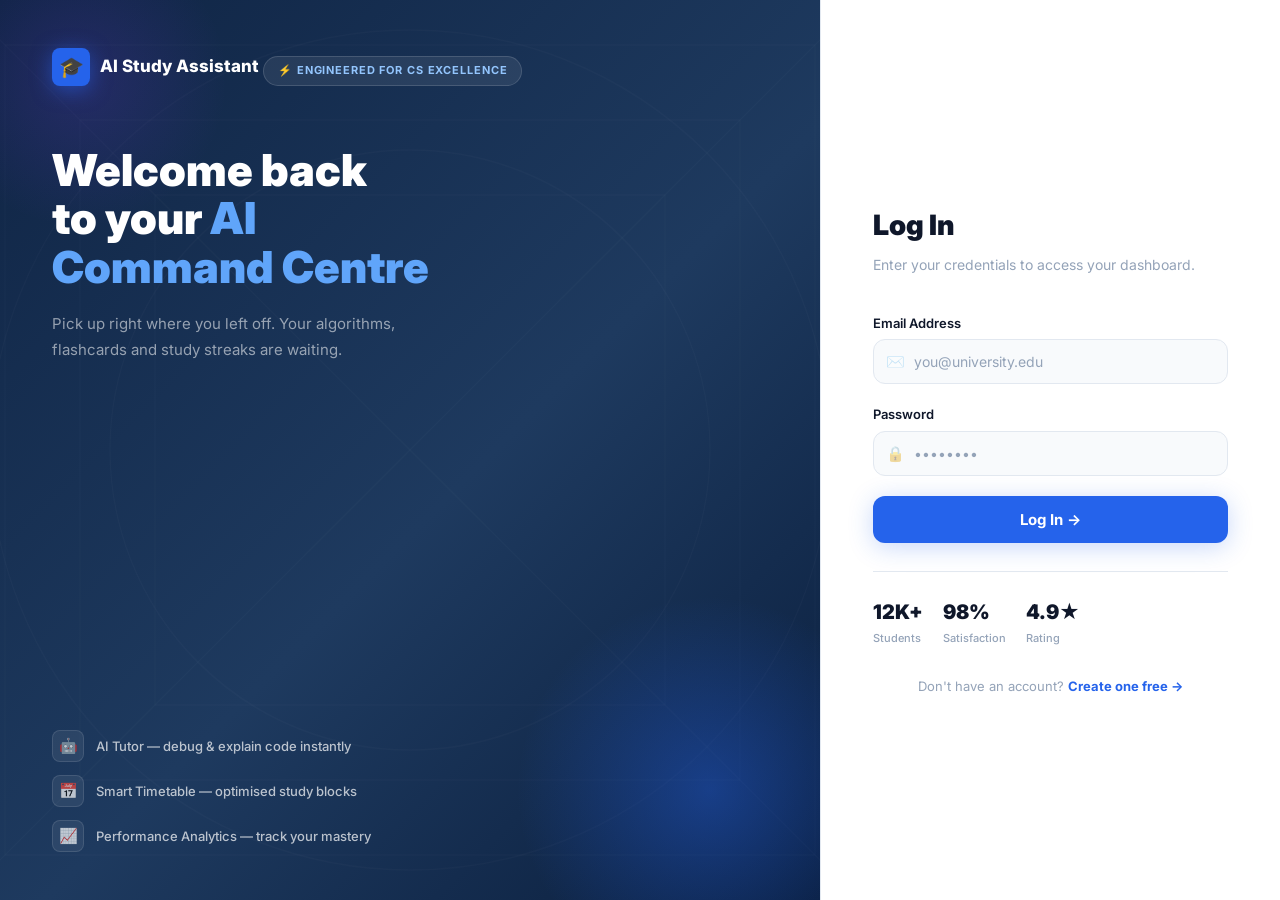
<file: website/login.html>
<!DOCTYPE html>
<html lang="en">

<head>
  <meta charset="UTF-8" />
  <meta name="viewport" content="width=device-width, initial-scale=1.0" />
  <title>Login – AI Study Assistant</title>
  <meta name="description" content="Log in to your AI Study Assistant account." />
  <link rel="stylesheet" href="styles.css" />
  <style>
    /* ── Base ── */
    body {
      min-height: 100vh;
      display: flex;
      background: var(--bg);
      overflow: hidden;
    }

    /* ══════════════════════════
       LEFT: Hero Panel
    ══════════════════════════ */
    .auth-hero {
      flex: 1;
      background: linear-gradient(135deg, #0F2444 0%, #1E3A5F 55%, #0a1e3d 100%);
      display: flex;
      flex-direction: column;
      justify-content: space-between;
      padding: 48px 52px;
      position: relative;
      overflow: hidden;
      color: white;
    }

    /* Geometric grid overlay */
    .auth-hero::before {
      content: '';
      position: absolute;
      inset: 0;
      background: url("data:image/svg+xml,%3Csvg xmlns='http://www.w3.org/2000/svg' viewBox='0 0 600 600'%3E%3Cg fill='none' stroke='%23ffffff05' stroke-width='1'%3E%3Crect x='30' y='30' width='540' height='540'/%3E%3Crect x='80' y='80' width='440' height='440'/%3E%3Crect x='130' y='130' width='340' height='340'/%3E%3Cline x1='0' y1='0' x2='600' y2='600'/%3E%3Cline x1='600' y1='0' x2='0' y2='600'/%3E%3Ccircle cx='300' cy='300' r='200'/%3E%3Ccircle cx='300' cy='300' r='280'/%3E%3C/g%3E%3C/svg%3E") center / cover;
      pointer-events: none;
    }

    /* Bottom-right blue glow */
    .glow-br {
      position: absolute;
      bottom: -100px;
      right: -100px;
      width: 420px;
      height: 420px;
      background: radial-gradient(circle, rgba(37,99,235,0.4) 0%, transparent 65%);
      pointer-events: none;
    }

    /* Top-left purple glow */
    .glow-tl {
      position: absolute;
      top: -80px;
      left: -80px;
      width: 320px;
      height: 320px;
      background: radial-gradient(circle, rgba(124,58,237,0.18) 0%, transparent 65%);
      pointer-events: none;
    }

    /* ── Hero content ── */
    .hero-top { position: relative; z-index: 1; }
    .hero-bottom { position: relative; z-index: 1; }

    .hero-logo {
      display: inline-flex;
      align-items: center;
      gap: 10px;
      font-weight: 800;
      font-size: 17px;
      color: white;
      margin-bottom: 60px;
      opacity: 0;
      animation: fadeUp 0.6s ease 0.1s forwards;
    }

    .hero-logo-icon {
      width: 38px; height: 38px;
      background: var(--primary);
      border-radius: var(--radius-sm);
      display: flex; align-items: center; justify-content: center;
      font-size: 20px;
      box-shadow: 0 4px 20px rgba(37,99,235,0.55);
    }

    .hero-pill {
      display: inline-flex;
      align-items: center;
      gap: 7px;
      background: rgba(255,255,255,0.08);
      border: 1px solid rgba(255,255,255,0.14);
      border-radius: var(--radius-full);
      padding: 5px 14px;
      font-size: 11px;
      font-weight: 700;
      letter-spacing: 0.08em;
      text-transform: uppercase;
      color: #93C5FD;
      margin-bottom: 24px;
      width: fit-content;
      opacity: 0;
      animation: fadeUp 0.6s ease 0.2s forwards;
    }

    .hero-headline {
      font-size: 44px;
      font-weight: 900;
      line-height: 1.1;
      margin-bottom: 20px;
      opacity: 0;
      animation: fadeUp 0.65s ease 0.35s forwards;
    }

    .hero-headline em { color: #60A5FA; font-style: normal; }

    .hero-desc {
      font-size: 15px;
      color: rgba(255,255,255,0.55);
      line-height: 1.75;
      max-width: 360px;
      opacity: 0;
      animation: fadeUp 0.65s ease 0.5s forwards;
    }

    .hero-mock-stat-val {
      font-size: 12px;
      font-weight: 700;
      color: white;
      min-width: 34px;
      text-align: right;
    }

    /* Feature list */
    .hero-features {
      display: flex;
      flex-direction: column;
      gap: 13px;
    }

    .hero-feature {
      display: flex;
      align-items: center;
      gap: 12px;
      font-size: 13px;
      font-weight: 500;
      color: rgba(255,255,255,0.7);
      opacity: 0;
    }

    .hero-feature:nth-child(1) { animation: fadeUp 0.55s ease 0.75s forwards; }
    .hero-feature:nth-child(2) { animation: fadeUp 0.55s ease 0.9s forwards; }
    .hero-feature:nth-child(3) { animation: fadeUp 0.55s ease 1.05s forwards; }

    .hero-feature-icon {
      width: 32px; height: 32px;
      border-radius: var(--radius-sm);
      background: rgba(255,255,255,0.07);
      border: 1px solid rgba(255,255,255,0.11);
      display: flex; align-items: center; justify-content: center;
      font-size: 15px;
      flex-shrink: 0;
    }

    /* ══════════════════════════
       RIGHT: Form Panel
    ══════════════════════════ */
    .auth-panel {
      width: 460px;
      flex-shrink: 0;
      display: flex;
      flex-direction: column;
      justify-content: center;
      padding: 56px 52px;
      background: var(--bg-card);
      border-left: 1px solid var(--border);
      overflow-y: auto;
      opacity: 0;
      animation: fadeIn 0.5s ease 0.2s forwards;
    }

    .auth-panel-title {
      font-size: 28px;
      font-weight: 900;
      color: var(--text-primary);
      margin-bottom: 6px;
    }

    .auth-panel-sub {
      font-size: 14px;
      color: var(--text-muted);
      margin-bottom: 36px;
    }

    .auth-field {
      display: flex;
      flex-direction: column;
      gap: 6px;
      margin-bottom: 20px;
    }

    .auth-field label {
      font-size: 13px;
      font-weight: 600;
      color: var(--text-primary);
    }

    .auth-field-wrap { position: relative; }

    .auth-field-icon {
      position: absolute;
      left: 13px;
      top: 50%;
      transform: translateY(-50%);
      font-size: 15px;
      opacity: 0.4;
      pointer-events: none;
    }

    .auth-input {
      width: 100%;
      padding: 13px 14px 13px 40px;
      border: 1.5px solid var(--border);
      border-radius: var(--radius);
      font-size: 14px;
      color: var(--text-primary);
      background: var(--bg);
      transition: all 0.2s;
      font-family: var(--font-main);
    }

    .auth-input:focus {
      border-color: var(--primary);
      background: var(--bg-card);
      box-shadow: 0 0 0 3px rgba(37,99,235,0.1);
      outline: none;
    }

    .auth-input::placeholder { color: var(--text-muted); }

    .auth-btn {
      width: 100%;
      padding: 14px;
      background: var(--primary);
      color: white;
      border: none;
      border-radius: var(--radius);
      font-size: 15px;
      font-weight: 700;
      font-family: var(--font-main);
      cursor: pointer;
      transition: all 0.22s;
      margin-top: 8px;
      box-shadow: var(--shadow-blue);
      display: flex;
      align-items: center;
      justify-content: center;
      gap: 8px;
    }

    .auth-btn:hover:not(:disabled) {
      background: var(--primary-dark);
      transform: translateY(-1px);
      box-shadow: 0 6px 32px rgba(37,99,235,0.42);
    }

    .auth-btn:disabled { opacity: 0.7; cursor: not-allowed; }

    .auth-stats {
      display: flex;
      gap: 20px;
      margin-top: 28px;
      padding-top: 24px;
      border-top: 1px solid var(--border);
    }

    .auth-stat-val { font-size: 20px; font-weight: 900; color: var(--text-primary); }
    .auth-stat-label { font-size: 11px; color: var(--text-muted); font-weight: 500; margin-top: 2px; }

    .auth-switch {
      text-align: center;
      font-size: 13px;
      color: var(--text-muted);
      margin-top: 28px;
    }

    .auth-switch a { color: var(--primary); font-weight: 700; text-decoration: none; }
    .auth-switch a:hover { text-decoration: underline; }

    /* Spinner */
    @keyframes spin { to { transform: rotate(360deg); } }
    .spinner {
      width: 16px; height: 16px;
      border: 2px solid rgba(255,255,255,0.3);
      border-top-color: white;
      border-radius: 50%;
      animation: spin 0.6s linear infinite;
      display: none;
    }

    /* ── Keyframe animations ── */
    @keyframes fadeUp {
      from { opacity: 0; transform: translateY(18px); }
      to   { opacity: 1; transform: translateY(0); }
    }
    @keyframes fadeIn {
      from { opacity: 0; }
      to   { opacity: 1; }
    }

    /* ── Responsive ── */
    @media (max-width: 900px) {
      body { flex-direction: column; overflow: auto; }
      .auth-hero { min-height: 300px; flex: none; padding: 36px 28px; }
      .hero-headline { font-size: 28px; }
      .auth-panel { width: 100%; padding: 40px 28px; border-left: none; border-top: 1px solid var(--border); }
    }
  </style>
</head>

<body>

  <!-- ═══ LEFT: Hero Panel ═══ -->
  <div class="auth-hero">
    <div class="glow-br"></div>
    <div class="glow-tl"></div>

    <div class="hero-top">
      <div class="hero-logo">
        <div class="hero-logo-icon">🎓</div>
        AI Study Assistant
      </div>
      <div class="hero-pill">⚡ Engineered for CS Excellence</div>
      <h1 class="hero-headline">Welcome back<br/>to your <em>AI<br/>Command Centre</em></h1>
      <p class="hero-desc">Pick up right where you left off. Your algorithms, flashcards and study streaks are waiting.</p>


    </div>

    <div class="hero-bottom">
      <div class="hero-features">
        <div class="hero-feature">
          <div class="hero-feature-icon">🤖</div>
          <span>AI Tutor — debug & explain code instantly</span>
        </div>
        <div class="hero-feature">
          <div class="hero-feature-icon">📅</div>
          <span>Smart Timetable — optimised study blocks</span>
        </div>
        <div class="hero-feature">
          <div class="hero-feature-icon">📈</div>
          <span>Performance Analytics — track your mastery</span>
        </div>
      </div>
    </div>
  </div>

  <!-- ═══ RIGHT: Form Panel ═══ -->
  <div class="auth-panel">
    <h1 class="auth-panel-title">Log In</h1>
    <p class="auth-panel-sub">Enter your credentials to access your dashboard.</p>

    <form id="loginForm" autocomplete="on">
      <div class="auth-field">
        <label for="email">Email Address</label>
        <div class="auth-field-wrap">
          <span class="auth-field-icon">✉️</span>
          <input class="auth-input" type="email" id="email" placeholder="you@university.edu" required autocomplete="email" />
        </div>
      </div>

      <div class="auth-field">
        <label for="password">Password</label>
        <div class="auth-field-wrap">
          <span class="auth-field-icon">🔒</span>
          <input class="auth-input" type="password" id="password" placeholder="••••••••" required autocomplete="current-password" />
        </div>
      </div>

      <button type="submit" class="auth-btn" id="loginBtn">
        <span class="spinner" id="btnSpinner"></span>
        <span id="btnText">Log In →</span>
      </button>
    </form>

    <div class="auth-stats">
      <div class="auth-stat">
        <div class="auth-stat-val">12K+</div>
        <div class="auth-stat-label">Students</div>
      </div>
      <div class="auth-stat">
        <div class="auth-stat-val">98%</div>
        <div class="auth-stat-label">Satisfaction</div>
      </div>
      <div class="auth-stat">
        <div class="auth-stat-val">4.9★</div>
        <div class="auth-stat-label">Rating</div>
      </div>
    </div>

    <div class="auth-switch">
      Don't have an account? <a href="signup.html">Create one free →</a>
    </div>
  </div>

  <div class="toast" id="toast"></div>

  <script>
    function showToast(msg, type = '') {
      const t = document.getElementById('toast');
      t.textContent = msg;
      t.className = `toast ${type} show`;
      setTimeout(() => { t.className = 'toast'; }, 3500);
    }

    document.getElementById('loginForm').addEventListener('submit', async (e) => {
      e.preventDefault();
      const email    = document.getElementById('email').value;
      const password = document.getElementById('password').value;
      const btn      = document.getElementById('loginBtn');
      const spinner  = document.getElementById('btnSpinner');
      const btnText  = document.getElementById('btnText');

      btn.disabled = true;
      spinner.style.display = 'block';
      btnText.textContent = 'Logging in...';

      try {
        const res  = await fetch('http://localhost:5001/api/auth/login', {
          method: 'POST',
          headers: { 'Content-Type': 'application/json' },
          body: JSON.stringify({ email, password })
        });
        const data = await res.json();

        if (res.ok) {
          localStorage.setItem('study_auth_token', data.token);
          localStorage.setItem('study_user', JSON.stringify(data.user));
          showToast('✅ Login successful! Redirecting...', 'success');
          setTimeout(() => window.location.href = 'home.html', 1000);
        } else {
          showToast(`❌ ${data.message}`, 'error');
          btn.disabled = false;
          spinner.style.display = 'none';
          btnText.textContent = 'Log In →';
        }
      } catch {
        showToast('❌ Server error. Ensure backend is running.', 'error');
        btn.disabled = false;
        spinner.style.display = 'none';
        btnText.textContent = 'Log In →';
      }
    });

    if (localStorage.getItem('study_auth_token')) window.location.href = 'home.html';
  </script>
</body>
</html>
</file>
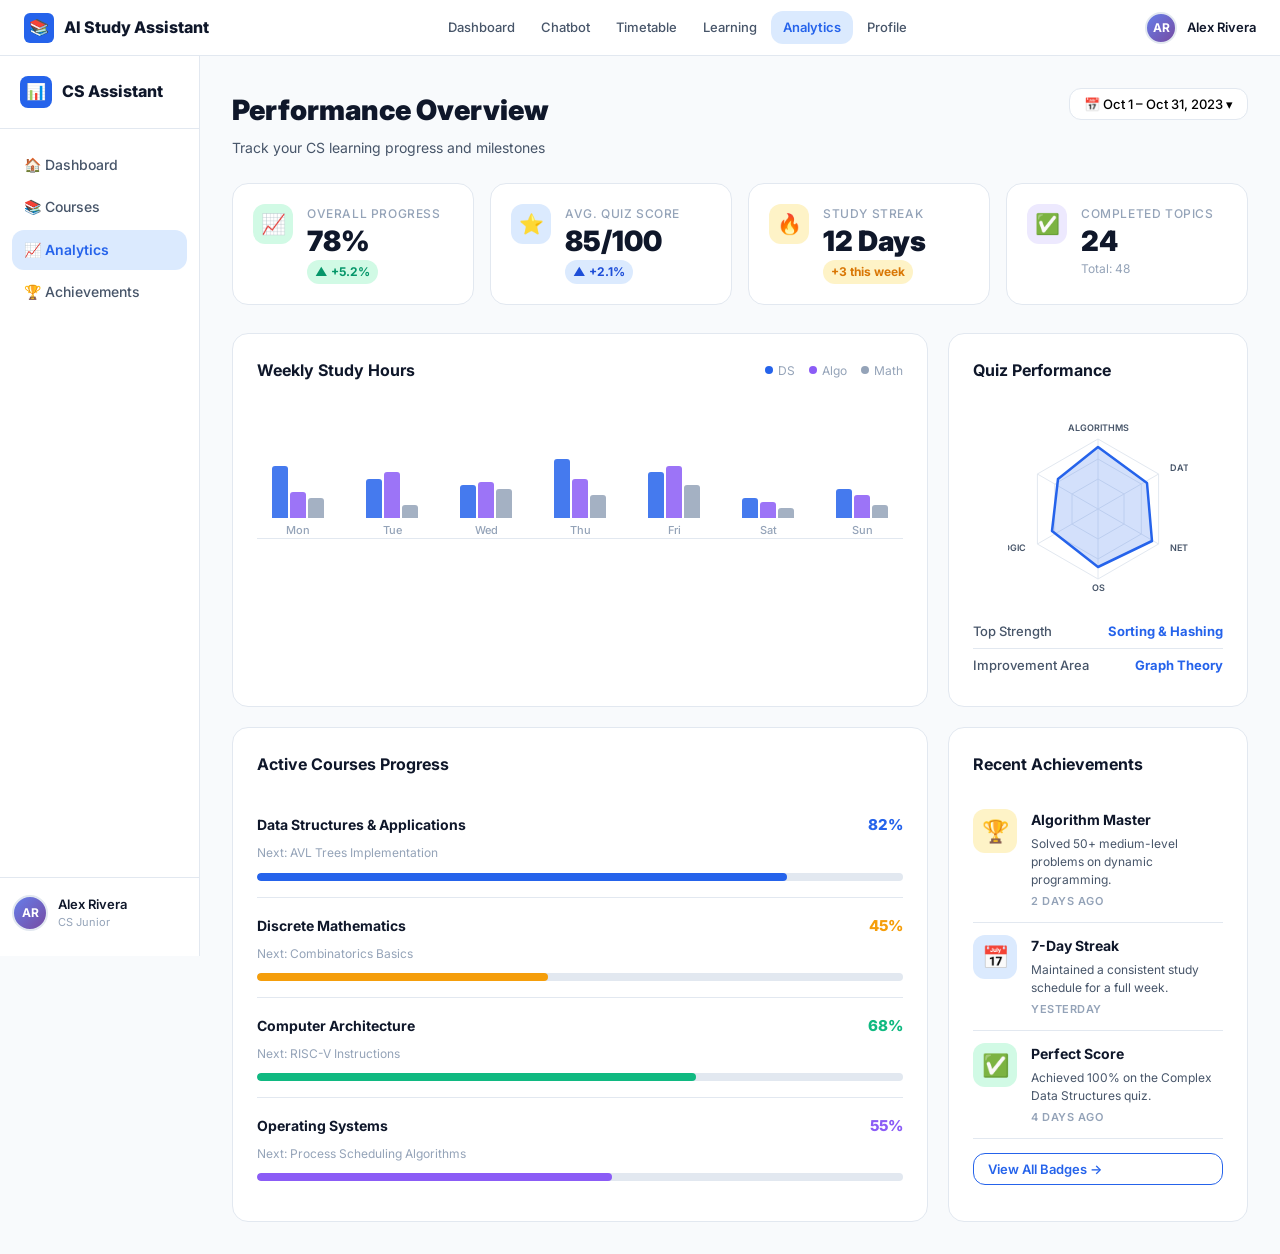
<file: website/performance.html>
<!DOCTYPE html>
<html lang="en">

<head>
    <meta charset="UTF-8" />
    <meta name="viewport" content="width=device-width, initial-scale=1.0" />
    <title>Performance & Analytics – AI Study Assistant</title>
    <meta name="description"
        content="Track your CS learning progress. View weekly study hours, quiz performance, active course progress, and recent achievements." />
    <link rel="stylesheet" href="styles.css" />
    <style>
        body {
            display: flex;
            min-height: 100vh;
            flex-direction: column;
        }

        .page-layout {
            display: flex;
            flex: 1;
            overflow: auto;
        }

        .perf-sidebar {
            width: 200px;
            flex-shrink: 0;
            background: white;
            border-right: 1px solid var(--border);
            display: flex;
            flex-direction: column;
            height: 100vh;
            position: sticky;
            top: 0;
            padding-bottom: 24px;
        }

        .perf-logo {
            display: flex;
            align-items: center;
            gap: 10px;
            padding: 20px;
            font-weight: 800;
            font-size: 16px;
            border-bottom: 1px solid var(--border);
            margin-bottom: 16px;
            color: var(--text-primary);
        }

        .perf-logo-icon {
            width: 32px;
            height: 32px;
            background: var(--primary);
            border-radius: var(--radius-sm);
            display: flex;
            align-items: center;
            justify-content: center;
            color: white;
            font-size: 16px;
        }

        .perf-nav {
            padding: 0 12px;
            flex: 1;
        }

        .perf-nav-item {
            display: flex;
            align-items: center;
            gap: 10px;
            padding: 9px 12px;
            border-radius: var(--radius);
            color: var(--text-secondary);
            font-weight: 500;
            cursor: pointer;
            margin-bottom: 2px;
            transition: all 0.2s;
        }

        .perf-nav-item:hover {
            background: var(--bg-hover);
            color: var(--text-primary);
        }

        .perf-nav-item.active {
            background: var(--primary-light);
            color: var(--primary);
            font-weight: 600;
        }

        .perf-footer {
            padding: 16px 12px 0;
            border-top: 1px solid var(--border);
            display: flex;
            align-items: center;
            gap: 10px;
        }

        .perf-footer .avatar {
            width: 36px;
            height: 36px;
            font-size: 12px;
        }

        .perf-footer-name {
            font-weight: 600;
            font-size: 13px;
        }

        .perf-footer-role {
            font-size: 11px;
            color: var(--text-muted);
        }

        .perf-main {
            flex: 1;
            padding: 32px;
            overflow-y: auto;
        }

        /* Stat Cards */
        .stats-grid {
            display: grid;
            grid-template-columns: repeat(4, 1fr);
            gap: 16px;
            margin-bottom: 28px;
        }

        .perf-stat-card {
            background: white;
            border: 1px solid var(--border);
            border-radius: var(--radius-lg);
            padding: 20px;
            display: flex;
            align-items: flex-start;
            gap: 14px;
        }

        .perf-stat-icon {
            width: 40px;
            height: 40px;
            border-radius: var(--radius);
            display: flex;
            align-items: center;
            justify-content: center;
            font-size: 20px;
            flex-shrink: 0;
        }

        .perf-stat-label {
            font-size: 12px;
            color: var(--text-muted);
            font-weight: 500;
            text-transform: uppercase;
            letter-spacing: 0.05em;
            margin-bottom: 4px;
        }

        .perf-stat-value {
            font-size: 28px;
            font-weight: 900;
            color: var(--text-primary);
            line-height: 1;
        }

        .perf-stat-change {
            font-size: 12px;
            font-weight: 700;
            padding: 2px 8px;
            border-radius: var(--radius-full);
            margin-top: 5px;
            display: inline-block;
        }

        .change-green {
            background: #D1FAE5;
            color: #059669;
        }

        .change-blue {
            background: #DBEAFE;
            color: #1D4ED8;
        }

        .change-orange {
            background: #FEF3C7;
            color: #D97706;
        }

        /* Charts Grid */
        .charts-row {
            display: grid;
            grid-template-columns: 1fr 300px;
            gap: 20px;
            margin-bottom: 20px;
        }

        /* Weekly Study Hours Chart */
        .chart-container {
            background: white;
            border: 1px solid var(--border);
            border-radius: var(--radius-lg);
            padding: 24px;
        }

        .chart-header {
            display: flex;
            align-items: center;
            justify-content: space-between;
            margin-bottom: 20px;
        }

        .chart-title {
            font-size: 16px;
            font-weight: 700;
        }

        .chart-legend {
            display: flex;
            gap: 14px;
        }

        .chart-legend-item {
            display: flex;
            align-items: center;
            gap: 5px;
            font-size: 12px;
            color: var(--text-muted);
        }

        .chart-legend-dot {
            width: 8px;
            height: 8px;
            border-radius: 50%;
        }

        .bar-chart {
            display: flex;
            align-items: flex-end;
            gap: 12px;
            height: 160px;
            padding-bottom: 24px;
            position: relative;
        }

        .bar-chart::after {
            content: '';
            position: absolute;
            bottom: 24px;
            left: 0;
            right: 0;
            height: 1px;
            background: var(--border);
        }

        .bar-group {
            flex: 1;
            display: flex;
            flex-direction: column;
            align-items: center;
            gap: 4px;
        }

        .bar-stack {
            display: flex;
            gap: 2px;
            align-items: flex-end;
            height: 136px;
        }

        .bar {
            width: 16px;
            border-radius: 3px 3px 0 0;
            transition: height 0.8s ease;
        }

        .bar-label {
            font-size: 11px;
            color: var(--text-muted);
            font-weight: 500;
        }

        /* Spider/Radar Chart (CSS-based) */
        .radar-container {
            display: flex;
            flex-direction: column;
            align-items: center;
        }

        .radar-svg {
            margin: 16px 0;
        }

        .radar-meta {
            width: 100%;
        }

        .radar-meta-item {
            display: flex;
            justify-content: space-between;
            padding: 6px 0;
            border-bottom: 1px solid var(--border);
            font-size: 13px;
        }

        .radar-meta-item:last-child {
            border-bottom: none;
        }

        .radar-meta-label {
            color: var(--text-secondary);
            font-weight: 500;
        }

        .radar-meta-value {
            color: var(--primary);
            font-weight: 700;
        }

        /* Active Courses */
        .courses-achievements-row {
            display: grid;
            grid-template-columns: 1fr 300px;
            gap: 20px;
        }

        .course-row {
            padding: 16px 0;
            border-bottom: 1px solid var(--border);
        }

        .course-row:last-child {
            border-bottom: none;
        }

        .course-header {
            display: flex;
            justify-content: space-between;
            align-items: baseline;
            margin-bottom: 6px;
        }

        .course-name {
            font-weight: 700;
            font-size: 14px;
        }

        .course-pct {
            font-weight: 800;
            font-size: 15px;
            color: var(--primary);
        }

        .course-sub {
            font-size: 12px;
            color: var(--text-muted);
            margin-bottom: 10px;
        }

        /* Achievements */
        .achievement-item {
            display: flex;
            gap: 14px;
            padding: 12px 0;
            border-bottom: 1px solid var(--border);
        }

        .achievement-item:last-child {
            border-bottom: none;
        }

        .ach-icon-wrap {
            width: 44px;
            height: 44px;
            border-radius: var(--radius);
            flex-shrink: 0;
            display: flex;
            align-items: center;
            justify-content: center;
            font-size: 22px;
        }

        .ach-info {
            flex: 1;
        }

        .ach-title {
            font-weight: 700;
            font-size: 14px;
            margin-bottom: 3px;
        }

        .ach-desc {
            font-size: 12px;
            color: var(--text-secondary);
            line-height: 1.5;
            margin-bottom: 4px;
        }

        .ach-time {
            font-size: 11px;
            color: var(--text-muted);
            text-transform: uppercase;
            letter-spacing: 0.05em;
            font-weight: 600;
        }

        /* Date range */
        .date-range-btn {
            display: flex;
            align-items: center;
            gap: 8px;
            padding: 7px 14px;
            border: 1.5px solid var(--border);
            border-radius: var(--radius);
            font-size: 13px;
            background: white;
            cursor: pointer;
            font-weight: 500;
            transition: all 0.2s;
        }

        .date-range-btn:hover {
            border-color: var(--primary);
            color: var(--primary);
        }
    </style>
</head>

<body>

    <!-- Site-wide Navigation -->
    <nav class="site-topbar"
        style="height:56px;display:flex;align-items:center;justify-content:space-between;padding:0 24px;background:white;border-bottom:1px solid var(--border);flex-shrink:0;z-index:200">
        <a href="home.html"
            style="display:flex;align-items:center;gap:10px;font-weight:800;font-size:16px;color:var(--text-primary)">
            <span
                style="width:30px;height:30px;background:var(--primary);border-radius:6px;display:flex;align-items:center;justify-content:center;color:white;font-size:16px">📚</span>
            AI Study Assistant
        </a>
        <div style="display:flex;gap:2px">
            <a href="home.html"
                style="padding:6px 12px;border-radius:var(--radius);font-weight:500;font-size:13px;color:var(--text-secondary)">Dashboard</a>
            <a href="chatbot.html"
                style="padding:6px 12px;border-radius:var(--radius);font-weight:500;font-size:13px;color:var(--text-secondary)">Chatbot</a>
            <a href="timetable.html"
                style="padding:6px 12px;border-radius:var(--radius);font-weight:500;font-size:13px;color:var(--text-secondary)">Timetable</a>
            <a href="learning.html"
                style="padding:6px 12px;border-radius:var(--radius);font-weight:500;font-size:13px;color:var(--text-secondary)">Learning</a>
            <a href="performance.html"
                style="padding:6px 12px;border-radius:var(--radius);font-weight:600;font-size:13px;color:var(--primary);background:var(--primary-light)">Analytics</a>
            <a href="profile.html"
                style="padding:6px 12px;border-radius:var(--radius);font-weight:500;font-size:13px;color:var(--text-secondary)">Profile</a>
        </div>
        <div style="display:flex;align-items:center;gap:10px">
            <div class="avatar" style="width:32px;height:32px;font-size:12px">AR</div>
            <span style="font-size:13px;font-weight:600">Alex Rivera</span>
        </div>
    </nav>

    <div class="page-layout">

        <!-- Sidebar -->
        <aside class="perf-sidebar">
            <a href="home.html" class="perf-logo">
                <span class="perf-logo-icon">📊</span>
                CS Assistant
            </a>
            <div class="perf-nav">
                <a href="home.html" class="perf-nav-item">🏠 Dashboard</a>
                <a href="learning.html" class="perf-nav-item">📚 Courses</a>
                <a href="performance.html" class="perf-nav-item active">📈 Analytics</a>
                <a href="#achievements" class="perf-nav-item">🏆 Achievements</a>
            </div>
            <div class="perf-footer">
                <div class="avatar" style="width:36px;height:36px;font-size:12px">AR</div>
                <div>
                    <div class="perf-footer-name">Alex Rivera</div>
                    <div class="perf-footer-role">CS Junior</div>
                </div>
            </div>
        </aside>

        <!-- Main Content -->
        <main class="perf-main">
            <!-- Header -->
            <div style="display:flex; align-items:flex-start; justify-content:space-between; margin-bottom:24px">
                <div>
                    <h1 style="font-size:28px; font-weight:900; margin-bottom:4px">Performance Overview</h1>
                    <p style="color:var(--text-secondary)">Track your CS learning progress and milestones</p>
                </div>
                <button class="date-range-btn" onclick="toggleDateRange(this)">
                    📅 Oct 1 – Oct 31, 2023 ▾
                </button>
            </div>

            <!-- Stat Cards -->
            <div class="stats-grid">
                <div class="perf-stat-card">
                    <div class="perf-stat-icon" style="background:#D1FAE5">📈</div>
                    <div>
                        <div class="perf-stat-label">Overall Progress</div>
                        <div class="perf-stat-value" id="overallPct">78%</div>
                        <div class="perf-stat-change change-green">▲ +5.2%</div>
                    </div>
                </div>
                <div class="perf-stat-card">
                    <div class="perf-stat-icon" style="background:#DBEAFE">⭐</div>
                    <div>
                        <div class="perf-stat-label">Avg. Quiz Score</div>
                        <div class="perf-stat-value">85/100</div>
                        <div class="perf-stat-change change-blue">▲ +2.1%</div>
                    </div>
                </div>
                <div class="perf-stat-card">
                    <div class="perf-stat-icon" style="background:#FEF3C7">🔥</div>
                    <div>
                        <div class="perf-stat-label">Study Streak</div>
                        <div class="perf-stat-value">12 Days</div>
                        <div class="perf-stat-change change-orange">+3 this week</div>
                    </div>
                </div>
                <div class="perf-stat-card">
                    <div class="perf-stat-icon" style="background:#EDE9FE">✅</div>
                    <div>
                        <div class="perf-stat-label">Completed Topics</div>
                        <div class="perf-stat-value">24</div>
                        <div style="font-size:12px; color:var(--text-muted); margin-top:4px">Total: 48</div>
                    </div>
                </div>
            </div>

            <!-- Charts Row -->
            <div class="charts-row">
                <!-- Weekly Study Hours Bar Chart -->
                <div class="chart-container">
                    <div class="chart-header">
                        <span class="chart-title">Weekly Study Hours</span>
                        <div class="chart-legend">
                            <span class="chart-legend-item"><span class="chart-legend-dot"
                                    style="background:#2563EB"></span>DS</span>
                            <span class="chart-legend-item"><span class="chart-legend-dot"
                                    style="background:#8B5CF6"></span>Algo</span>
                            <span class="chart-legend-item"><span class="chart-legend-dot"
                                    style="background:#94A3B8"></span>Math</span>
                        </div>
                    </div>
                    <div class="bar-chart" id="barChart">
                        <!-- rendered by JS -->
                    </div>
                </div>

                <!-- Quiz Performance Radar -->
                <div class="chart-container">
                    <div class="chart-header"><span class="chart-title">Quiz Performance</span></div>
                    <div class="radar-container">
                        <svg class="radar-svg" width="180" height="180" viewBox="-90 -90 180 180">
                            <!-- Radar grid -->
                            <polygon points="0,-70 60.6,-35 60.6,35 0,70 -60.6,35 -60.6,-35" fill="none"
                                stroke="#E2E8F0" stroke-width="1" />
                            <polygon points="0,-50 43.3,-25 43.3,25 0,50 -43.3,25 -43.3,-25" fill="none"
                                stroke="#E2E8F0" stroke-width="1" />
                            <polygon points="0,-30 26,-15 26,15 0,30 -26,15 -26,-15" fill="none" stroke="#E2E8F0"
                                stroke-width="1" />
                            <!-- Axes -->
                            <line x1="0" y1="0" x2="0" y2="-70" stroke="#E2E8F0" stroke-width="1" />
                            <line x1="0" y1="0" x2="60.6" y2="-35" stroke="#E2E8F0" stroke-width="1" />
                            <line x1="0" y1="0" x2="60.6" y2="35" stroke="#E2E8F0" stroke-width="1" />
                            <line x1="0" y1="0" x2="0" y2="70" stroke="#E2E8F0" stroke-width="1" />
                            <line x1="0" y1="0" x2="-60.6" y2="35" stroke="#E2E8F0" stroke-width="1" />
                            <line x1="0" y1="0" x2="-60.6" y2="-35" stroke="#E2E8F0" stroke-width="1" />
                            <!-- Data polygon -->
                            <polygon id="radarPoly" points="0,-62 49,-26 54,32 0,58 -46,22 -40,-30"
                                fill="rgba(37,99,235,0.2)" stroke="#2563EB" stroke-width="2.5"
                                stroke-linejoin="round" />
                            <!-- Labels -->
                            <text x="0" y="-78" text-anchor="middle" font-size="9" fill="#475569"
                                font-weight="600">ALGORITHMS</text>
                            <text x="72" y="-38" text-anchor="start" font-size="9" fill="#475569" font-weight="600">DATA
                                STRUCTURES</text>
                            <text x="72" y="42" text-anchor="start" font-size="9" fill="#475569"
                                font-weight="600">NETWORKING</text>
                            <text x="0" y="82" text-anchor="middle" font-size="9" fill="#475569"
                                font-weight="600">OS</text>
                            <text x="-72" y="42" text-anchor="end" font-size="9" fill="#475569"
                                font-weight="600">LOGIC</text>
                        </svg>
                        <div class="radar-meta">
                            <div class="radar-meta-item">
                                <span class="radar-meta-label">Top Strength</span>
                                <span class="radar-meta-value">Sorting &amp; Hashing</span>
                            </div>
                            <div class="radar-meta-item">
                                <span class="radar-meta-label">Improvement Area</span>
                                <span class="radar-meta-value">Graph Theory</span>
                            </div>
                        </div>
                    </div>
                </div>
            </div>

            <!-- Courses + Achievements -->
            <div class="courses-achievements-row">
                <!-- Active Courses Progress -->
                <div class="chart-container">
                    <div class="chart-header"><span class="chart-title">Active Courses Progress</span></div>
                    <div class="course-row">
                        <div class="course-header">
                            <span class="course-name">Data Structures &amp; Applications</span>
                            <span class="course-pct" id="pct1">82%</span>
                        </div>
                        <div class="course-sub">Next: AVL Trees Implementation</div>
                        <div class="progress-bar" style="height:8px">
                            <div class="progress-fill" style="width:82%; background:var(--primary)"></div>
                        </div>
                    </div>
                    <div class="course-row">
                        <div class="course-header">
                            <span class="course-name">Discrete Mathematics</span>
                            <span class="course-pct" id="pct2" style="color:#F59E0B">45%</span>
                        </div>
                        <div class="course-sub">Next: Combinatorics Basics</div>
                        <div class="progress-bar" style="height:8px">
                            <div class="progress-fill progress-fill-orange" style="width:45%"></div>
                        </div>
                    </div>
                    <div class="course-row">
                        <div class="course-header">
                            <span class="course-name">Computer Architecture</span>
                            <span class="course-pct" id="pct3" style="color:#10B981">68%</span>
                        </div>
                        <div class="course-sub">Next: RISC-V Instructions</div>
                        <div class="progress-bar" style="height:8px">
                            <div class="progress-fill progress-fill-green" style="width:68%"></div>
                        </div>
                    </div>
                    <div class="course-row">
                        <div class="course-header">
                            <span class="course-name">Operating Systems</span>
                            <span class="course-pct" id="pct4" style="color:#8B5CF6">55%</span>
                        </div>
                        <div class="course-sub">Next: Process Scheduling Algorithms</div>
                        <div class="progress-bar" style="height:8px">
                            <div class="progress-fill progress-fill-purple" style="width:55%"></div>
                        </div>
                    </div>
                </div>

                <!-- Recent Achievements -->
                <div class="chart-container" id="achievements">
                    <div class="chart-header"><span class="chart-title">Recent Achievements</span></div>
                    <div class="achievement-item">
                        <div class="ach-icon-wrap" style="background:#FEF3C7">🏆</div>
                        <div class="ach-info">
                            <div class="ach-title">Algorithm Master</div>
                            <div class="ach-desc">Solved 50+ medium-level problems on dynamic programming.</div>
                            <div class="ach-time">2 days ago</div>
                        </div>
                    </div>
                    <div class="achievement-item">
                        <div class="ach-icon-wrap" style="background:#DBEAFE">📅</div>
                        <div class="ach-info">
                            <div class="ach-title">7-Day Streak</div>
                            <div class="ach-desc">Maintained a consistent study schedule for a full week.</div>
                            <div class="ach-time">Yesterday</div>
                        </div>
                    </div>
                    <div class="achievement-item">
                        <div class="ach-icon-wrap" style="background:#D1FAE5">✅</div>
                        <div class="ach-info">
                            <div class="ach-title">Perfect Score</div>
                            <div class="ach-desc">Achieved 100% on the Complex Data Structures quiz.</div>
                            <div class="ach-time">4 days ago</div>
                        </div>
                    </div>
                    <button class="btn btn-outline w-full btn-sm" style="margin-top:14px">View All Badges →</button>
                </div>
            </div>
        </main>

    </div><!-- end .page-layout -->

    <div class="toast" id="toast"></div>

    <script>
        // Bar Chart
        const weekData = [
            { day: 'Mon', ds: 80, algo: 40, math: 30 },
            { day: 'Tue', ds: 60, algo: 70, math: 20 },
            { day: 'Wed', ds: 50, algo: 55, math: 45 },
            { day: 'Thu', ds: 90, algo: 60, math: 35 },
            { day: 'Fri', ds: 70, algo: 80, math: 50 },
            { day: 'Sat', ds: 30, algo: 25, math: 15 },
            { day: 'Sun', ds: 45, algo: 35, math: 20 },
        ];

        function renderBarChart() {
            const chart = document.getElementById('barChart');
            chart.innerHTML = '';
            weekData.forEach(d => {
                const maxH = 130;
                const total = d.ds + d.algo + d.math;
                const scale = Math.min(maxH / 200, 1);
                const dsH = Math.round(d.ds * scale);
                const algoH = Math.round(d.algo * scale);
                const mathH = Math.round(d.math * scale);
                const group = document.createElement('div');
                group.className = 'bar-group';
                group.innerHTML = `
        <div class="bar-stack">
          <div class="bar" style="height:${dsH}px; background:#2563EB; opacity:.85"></div>
          <div class="bar" style="height:${algoH}px; background:#8B5CF6; opacity:.85"></div>
          <div class="bar" style="height:${mathH}px; background:#94A3B8; opacity:.85"></div>
        </div>
        <div class="bar-label">${d.day}</div>
      `;
                chart.appendChild(group);
            });
        }

        renderBarChart();

        // Animate on load
        const bars = document.querySelectorAll('.bar');
        bars.forEach(b => {
            const finalH = b.style.height;
            b.style.height = '0';
            setTimeout(() => { b.style.height = finalH; }, 300);
        });

        function toggleDateRange(btn) {
            const ranges = ['Oct 1 – Oct 31, 2023', 'Sep 1 – Sep 30, 2023', 'Nov 1 – Nov 30, 2023'];
            const current = btn.textContent.trim().replace('📅 ', '').replace(' ▾', '');
            const next = ranges[(ranges.indexOf(current) + 1) % ranges.length];
            btn.innerHTML = `📅 ${next} ▾`;
            showToast(`📅 Showing data for: ${next}`, '');
        }

        function showToast(msg, type) {
            const t = document.getElementById('toast'); t.textContent = msg;
            t.className = `toast ${type} show`; setTimeout(() => t.className = 'toast', 3000);
        }
    </script>

</body>

</html>
</file>
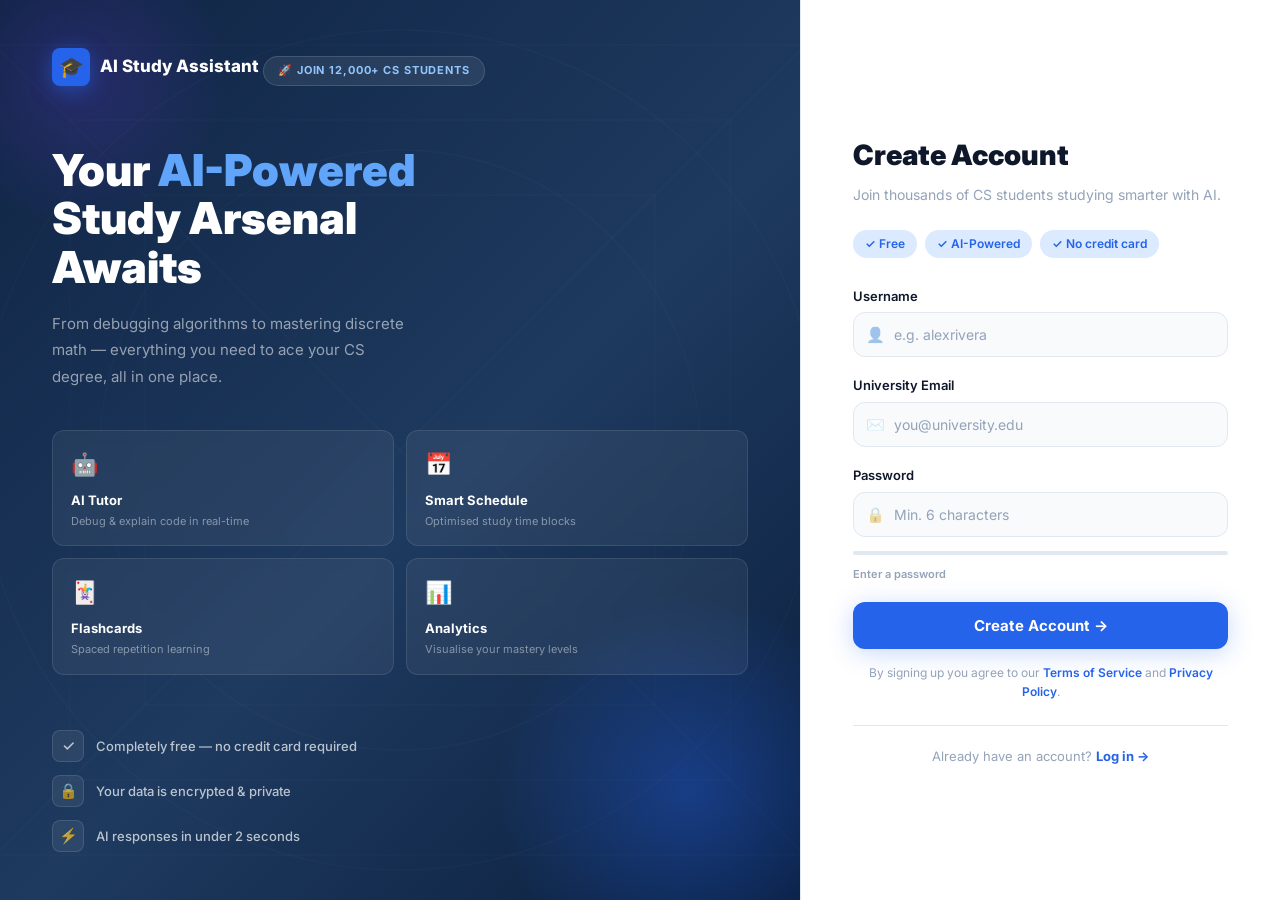
<file: website/signup.html>
<!DOCTYPE html>
<html lang="en">

<head>
  <meta charset="UTF-8" />
  <meta name="viewport" content="width=device-width, initial-scale=1.0" />
  <title>Sign Up – AI Study Assistant</title>
  <meta name="description" content="Create your AI Study Assistant account and start mastering CS with AI-powered tools." />
  <link rel="stylesheet" href="styles.css" />
  <style>
    /* ── Base ── */
    body {
      min-height: 100vh;
      display: flex;
      background: var(--bg);
      overflow: hidden;
    }

    /* ══════════════════════════
       LEFT: Hero Panel (same position as login)
    ══════════════════════════ */
    .auth-hero {
      flex: 1;
      background: linear-gradient(135deg, #0F2444 0%, #1E3A5F 55%, #0a1e3d 100%);
      display: flex;
      flex-direction: column;
      justify-content: space-between;
      padding: 48px 52px;
      position: relative;
      overflow: hidden;
      color: white;
    }

    .auth-hero::before {
      content: '';
      position: absolute;
      inset: 0;
      background: url("data:image/svg+xml,%3Csvg xmlns='http://www.w3.org/2000/svg' viewBox='0 0 600 600'%3E%3Cg fill='none' stroke='%23ffffff05' stroke-width='1'%3E%3Crect x='30' y='30' width='540' height='540'/%3E%3Crect x='80' y='80' width='440' height='440'/%3E%3Crect x='130' y='130' width='340' height='340'/%3E%3Cline x1='0' y1='0' x2='600' y2='600'/%3E%3Cline x1='600' y1='0' x2='0' y2='600'/%3E%3Ccircle cx='300' cy='300' r='200'/%3E%3Ccircle cx='300' cy='300' r='280'/%3E%3C/g%3E%3C/svg%3E") center / cover;
      pointer-events: none;
    }

    .glow-br {
      position: absolute; bottom: -100px; right: -100px;
      width: 420px; height: 420px;
      background: radial-gradient(circle, rgba(37,99,235,0.38) 0%, transparent 65%);
      pointer-events: none;
    }

    .glow-tl {
      position: absolute; top: -80px; left: -80px;
      width: 320px; height: 320px;
      background: radial-gradient(circle, rgba(124,58,237,0.2) 0%, transparent 65%);
      pointer-events: none;
    }

    .hero-top  { position: relative; z-index: 1; }
    .hero-bottom { position: relative; z-index: 1; }

    .hero-logo {
      display: inline-flex; align-items: center; gap: 10px;
      font-weight: 800; font-size: 17px; color: white;
      margin-bottom: 60px;
      opacity: 0; animation: fadeUp 0.6s ease 0.1s forwards;
    }

    .hero-logo-icon {
      width: 38px; height: 38px;
      background: var(--primary); border-radius: var(--radius-sm);
      display: flex; align-items: center; justify-content: center;
      font-size: 20px; box-shadow: 0 4px 20px rgba(37,99,235,0.55);
    }

    .hero-pill {
      display: inline-flex; align-items: center; gap: 7px;
      background: rgba(255,255,255,0.08); border: 1px solid rgba(255,255,255,0.14);
      border-radius: var(--radius-full); padding: 5px 14px;
      font-size: 11px; font-weight: 700; letter-spacing: 0.08em;
      text-transform: uppercase; color: #93C5FD; margin-bottom: 24px; width: fit-content;
      opacity: 0; animation: fadeUp 0.6s ease 0.2s forwards;
    }

    .hero-headline {
      font-size: 44px; font-weight: 900; line-height: 1.1; margin-bottom: 20px;
      opacity: 0; animation: fadeUp 0.65s ease 0.35s forwards;
    }

    .hero-headline em { color: #60A5FA; font-style: normal; }

    .hero-desc {
      font-size: 15px; color: rgba(255,255,255,0.55); line-height: 1.75; max-width: 360px;
      opacity: 0; animation: fadeUp 0.65s ease 0.5s forwards;
    }

    /* Module preview tiles */
    .hero-tiles {
      display: grid; grid-template-columns: 1fr 1fr; gap: 12px;
      margin-top: 40px;
      opacity: 0; animation: fadeUp 0.65s ease 0.65s forwards;
    }

    .hero-tile {
      background: rgba(255,255,255,0.06);
      border: 1px solid rgba(255,255,255,0.1);
      border-radius: var(--radius);
      padding: 16px 18px;
      backdrop-filter: blur(6px);
      transition: background 0.2s;
    }

    .hero-tile:hover { background: rgba(255,255,255,0.1); }

    .hero-tile-icon { font-size: 22px; margin-bottom: 8px; }
    .hero-tile-name { font-size: 13px; font-weight: 700; color: white; }
    .hero-tile-desc { font-size: 11px; color: rgba(255,255,255,0.45); margin-top: 3px; line-height: 1.4; }

    /* Feature list */
    .hero-features { display: flex; flex-direction: column; gap: 13px; }

    .hero-feature {
      display: flex; align-items: center; gap: 12px;
      font-size: 13px; font-weight: 500; color: rgba(255,255,255,0.7);
      opacity: 0;
    }

    .hero-feature:nth-child(1) { animation: fadeUp 0.55s ease 0.8s forwards; }
    .hero-feature:nth-child(2) { animation: fadeUp 0.55s ease 0.95s forwards; }
    .hero-feature:nth-child(3) { animation: fadeUp 0.55s ease 1.1s forwards; }

    .hero-feature-icon {
      width: 32px; height: 32px; border-radius: var(--radius-sm);
      background: rgba(255,255,255,0.07); border: 1px solid rgba(255,255,255,0.11);
      display: flex; align-items: center; justify-content: center;
      font-size: 15px; flex-shrink: 0;
    }

    /* ══════════════════════════
       RIGHT: Form Panel
    ══════════════════════════ */
    .auth-panel {
      width: 480px; flex-shrink: 0;
      display: flex; flex-direction: column; justify-content: center;
      padding: 52px 52px; background: var(--bg-card);
      border-left: 1px solid var(--border); overflow-y: auto;
      opacity: 0; animation: fadeIn 0.5s ease 0.2s forwards;
    }

    .auth-panel-title { font-size: 28px; font-weight: 900; color: var(--text-primary); margin-bottom: 6px; }
    .auth-panel-sub   { font-size: 14px; color: var(--text-muted); margin-bottom: 24px; }

    /* Benefit chips */
    .auth-benefits { display: flex; gap: 8px; flex-wrap: wrap; margin-bottom: 28px; }

    .benefit-chip {
      display: inline-flex; align-items: center; gap: 5px;
      padding: 4px 12px; border-radius: var(--radius-full);
      background: var(--primary-light); color: var(--primary);
      font-size: 12px; font-weight: 600;
    }

    .auth-field { display: flex; flex-direction: column; gap: 6px; margin-bottom: 18px; }

    .auth-field label { font-size: 13px; font-weight: 600; color: var(--text-primary); }

    .auth-field-wrap { position: relative; }

    .auth-field-icon {
      position: absolute; left: 13px; top: 50%; transform: translateY(-50%);
      font-size: 15px; opacity: 0.4; pointer-events: none;
    }

    .auth-input {
      width: 100%; padding: 13px 14px 13px 40px;
      border: 1.5px solid var(--border); border-radius: var(--radius);
      font-size: 14px; color: var(--text-primary); background: var(--bg);
      transition: all 0.2s; font-family: var(--font-main);
    }

    .auth-input:focus {
      border-color: var(--primary); background: var(--bg-card);
      box-shadow: 0 0 0 3px rgba(37,99,235,0.1); outline: none;
    }

    .auth-input::placeholder { color: var(--text-muted); }

    /* Password strength */
    .strength-bar { height: 4px; border-radius: 99px; background: var(--border); margin-top: 8px; overflow: hidden; }
    .strength-fill { height: 100%; border-radius: 99px; transition: all 0.35s ease; width: 0; }
    .strength-label { font-size: 11px; font-weight: 600; margin-top: 5px; color: var(--text-muted); }

    .auth-btn {
      width: 100%; padding: 14px; background: var(--primary); color: white;
      border: none; border-radius: var(--radius); font-size: 15px; font-weight: 700;
      font-family: var(--font-main); cursor: pointer; transition: all 0.22s;
      margin-top: 8px; box-shadow: var(--shadow-blue);
      display: flex; align-items: center; justify-content: center; gap: 8px;
    }

    .auth-btn:hover:not(:disabled) {
      background: var(--primary-dark);
      transform: translateY(-1px);
      box-shadow: 0 6px 32px rgba(37,99,235,0.42);
    }

    .auth-btn:disabled { opacity: 0.7; cursor: not-allowed; }

    .auth-terms {
      font-size: 12px; color: var(--text-muted); text-align: center; margin-top: 14px; line-height: 1.6;
    }

    .auth-terms a { color: var(--primary); font-weight: 600; text-decoration: none; }

    .auth-switch {
      text-align: center; font-size: 13px; color: var(--text-muted);
      margin-top: 24px; padding-top: 20px; border-top: 1px solid var(--border);
    }

    .auth-switch a { color: var(--primary); font-weight: 700; text-decoration: none; }
    .auth-switch a:hover { text-decoration: underline; }

    @keyframes spin { to { transform: rotate(360deg); } }
    .spinner {
      width: 16px; height: 16px;
      border: 2px solid rgba(255,255,255,0.3); border-top-color: white;
      border-radius: 50%; animation: spin 0.6s linear infinite; display: none;
    }

    /* ── Keyframes ── */
    @keyframes fadeUp {
      from { opacity: 0; transform: translateY(18px); }
      to   { opacity: 1; transform: translateY(0); }
    }
    @keyframes fadeIn {
      from { opacity: 0; } to { opacity: 1; }
    }

    @media (max-width: 900px) {
      body { flex-direction: column; overflow: auto; }
      .auth-hero { min-height: 300px; flex: none; padding: 36px 28px; }
      .hero-headline { font-size: 28px; }
      .hero-tiles { grid-template-columns: 1fr 1fr; }
      .auth-panel { width: 100%; padding: 40px 28px; border-left: none; border-top: 1px solid var(--border); }
    }
  </style>
</head>

<body>

  <!-- ═══ LEFT: Hero Panel ═══ -->
  <div class="auth-hero">
    <div class="glow-br"></div>
    <div class="glow-tl"></div>

    <div class="hero-top">
      <div class="hero-logo">
        <div class="hero-logo-icon">🎓</div>
        AI Study Assistant
      </div>
      <div class="hero-pill">🚀 Join 12,000+ CS Students</div>
      <h1 class="hero-headline">Your <em>AI-Powered</em><br/>Study Arsenal<br/>Awaits</h1>
      <p class="hero-desc">From debugging algorithms to mastering discrete math — everything you need to ace your CS degree, all in one place.</p>

      <!-- Module preview tiles -->
      <div class="hero-tiles">
        <div class="hero-tile">
          <div class="hero-tile-icon">🤖</div>
          <div class="hero-tile-name">AI Tutor</div>
          <div class="hero-tile-desc">Debug & explain code in real-time</div>
        </div>
        <div class="hero-tile">
          <div class="hero-tile-icon">📅</div>
          <div class="hero-tile-name">Smart Schedule</div>
          <div class="hero-tile-desc">Optimised study time blocks</div>
        </div>
        <div class="hero-tile">
          <div class="hero-tile-icon">🃏</div>
          <div class="hero-tile-name">Flashcards</div>
          <div class="hero-tile-desc">Spaced repetition learning</div>
        </div>
        <div class="hero-tile">
          <div class="hero-tile-icon">📊</div>
          <div class="hero-tile-name">Analytics</div>
          <div class="hero-tile-desc">Visualise your mastery levels</div>
        </div>
      </div>
    </div>

    <div class="hero-bottom">
      <div class="hero-features">
        <div class="hero-feature">
          <div class="hero-feature-icon">✓</div>
          <span>Completely free — no credit card required</span>
        </div>
        <div class="hero-feature">
          <div class="hero-feature-icon">🔒</div>
          <span>Your data is encrypted & private</span>
        </div>
        <div class="hero-feature">
          <div class="hero-feature-icon">⚡</div>
          <span>AI responses in under 2 seconds</span>
        </div>
      </div>
    </div>
  </div>

  <!-- ═══ RIGHT: Form Panel ═══ -->
  <div class="auth-panel">
    <h1 class="auth-panel-title">Create Account</h1>
    <p class="auth-panel-sub">Join thousands of CS students studying smarter with AI.</p>

    <div class="auth-benefits">
      <span class="benefit-chip">✓ Free</span>
      <span class="benefit-chip">✓ AI-Powered</span>
      <span class="benefit-chip">✓ No credit card</span>
    </div>

    <form id="signupForm" autocomplete="off">
      <div class="auth-field">
        <label for="username">Username</label>
        <div class="auth-field-wrap">
          <span class="auth-field-icon">👤</span>
          <input class="auth-input" type="text" id="username" placeholder="e.g. alexrivera" required minlength="3" autocomplete="username" />
        </div>
      </div>

      <div class="auth-field">
        <label for="email">University Email</label>
        <div class="auth-field-wrap">
          <span class="auth-field-icon">✉️</span>
          <input class="auth-input" type="email" id="email" placeholder="you@university.edu" required autocomplete="email" />
        </div>
      </div>

      <div class="auth-field">
        <label for="password">Password</label>
        <div class="auth-field-wrap">
          <span class="auth-field-icon">🔒</span>
          <input class="auth-input" type="password" id="password" placeholder="Min. 6 characters" required minlength="6" autocomplete="new-password" />
        </div>
        <div class="strength-bar"><div class="strength-fill" id="strengthFill"></div></div>
        <div class="strength-label" id="strengthLabel">Enter a password</div>
      </div>

      <button type="submit" class="auth-btn" id="signupBtn">
        <span class="spinner" id="btnSpinner"></span>
        <span id="btnText">Create Account →</span>
      </button>
    </form>

    <p class="auth-terms">
      By signing up you agree to our <a href="#">Terms of Service</a> and <a href="#">Privacy Policy</a>.
    </p>

    <div class="auth-switch">
      Already have an account? <a href="login.html">Log in →</a>
    </div>
  </div>

  <div class="toast" id="toast"></div>

  <script>
    function showToast(msg, type = '') {
      const t = document.getElementById('toast');
      t.textContent = msg;
      t.className = `toast ${type} show`;
      setTimeout(() => { t.className = 'toast'; }, 3500);
    }

    // Password strength meter
    document.getElementById('password').addEventListener('input', (e) => {
      const val = e.target.value;
      const fill  = document.getElementById('strengthFill');
      const label = document.getElementById('strengthLabel');
      let s = 0;
      if (val.length >= 6)  s++;
      if (val.length >= 10) s++;
      if (/[A-Z]/.test(val)) s++;
      if (/[0-9]/.test(val)) s++;
      if (/[^A-Za-z0-9]/.test(val)) s++;
      const levels = [
        { pct: '0%',   color: 'transparent',         text: 'Enter a password' },
        { pct: '25%',  color: 'var(--accent-red)',    text: 'Weak' },
        { pct: '50%',  color: 'var(--accent-orange)', text: 'Fair' },
        { pct: '75%',  color: '#3B82F6',              text: 'Good' },
        { pct: '100%', color: 'var(--accent-green)',  text: '💪 Strong' },
      ];
      const lvl = val.length === 0 ? levels[0] : s <= 1 ? levels[1] : s <= 2 ? levels[2] : s <= 3 ? levels[3] : levels[4];
      fill.style.width = lvl.pct;
      fill.style.background = lvl.color;
      label.textContent = lvl.text;
      label.style.color = val.length === 0 ? 'var(--text-muted)' : lvl.color;
    });

    document.getElementById('signupForm').addEventListener('submit', async (e) => {
      e.preventDefault();
      const username = document.getElementById('username').value;
      const email    = document.getElementById('email').value;
      const password = document.getElementById('password').value;
      const btn      = document.getElementById('signupBtn');
      const spinner  = document.getElementById('btnSpinner');
      const btnText  = document.getElementById('btnText');

      btn.disabled = true;
      spinner.style.display = 'block';
      btnText.textContent = 'Creating account...';

      try {
        const res  = await fetch('http://localhost:5001/api/auth/register', {
          method: 'POST',
          headers: { 'Content-Type': 'application/json' },
          body: JSON.stringify({ username, email, password })
        });
        const data = await res.json();

        if (res.ok) {
          showToast('✅ Account created! Redirecting to login...', 'success');
          setTimeout(() => window.location.href = 'login.html', 1500);
        } else {
          showToast(`❌ ${data.message}`, 'error');
          btn.disabled = false;
          spinner.style.display = 'none';
          btnText.textContent = 'Create Account →';
        }
      } catch {
        showToast('❌ Server error. Ensure backend is running.', 'error');
        btn.disabled = false;
        spinner.style.display = 'none';
        btnText.textContent = 'Create Account →';
      }
    });

    if (localStorage.getItem('study_auth_token')) window.location.href = 'home.html';
  </script>
</body>
</html>
</file>
<file: website/styles.css>
/* =============================================
   AI Study Assistant - Core Design System
   ============================================= */

@import url('https://fonts.googleapis.com/css2?family=Inter:wght@300;400;500;600;700;800;900&family=JetBrains+Mono:wght@400;500;600&display=swap');

/* ---- CSS Variables ---- */
:root {
  --primary: #2563EB;
  --primary-dark: #1D4ED8;
  --primary-light: #DBEAFE;
  --primary-gradient: linear-gradient(135deg, #1E3A5F 0%, #0F2444 100%);
  --secondary: #7C3AED;
  --accent-green: #10B981;
  --accent-orange: #F59E0B;
  --accent-red: #EF4444;
  --accent-purple: #8B5CF6;

  --bg: #F8FAFC;
  --bg-card: #FFFFFF;
  --bg-hover: #F1F5F9;
  --border: #E2E8F0;
  --border-focus: #2563EB;

  --text-primary: #0F172A;
  --text-secondary: #475569;
  --text-muted: #94A3B8;
  --text-white: #FFFFFF;

  --font-main: 'Inter', sans-serif;
  --font-mono: 'JetBrains Mono', monospace;

  --shadow-sm: 0 1px 3px rgba(0,0,0,0.06), 0 1px 2px rgba(0,0,0,0.04);
  --shadow: 0 4px 16px rgba(0,0,0,0.08);
  --shadow-lg: 0 10px 40px rgba(0,0,0,0.12);
  --shadow-blue: 0 4px 24px rgba(37,99,235,0.25);

  --radius-sm: 8px;
  --radius: 12px;
  --radius-lg: 16px;
  --radius-xl: 24px;
  --radius-full: 9999px;

  --sidebar-width: 220px;
  --topbar-height: 64px;
  --transition: 0.2s ease;
}

/* ---- Reset & Base ---- */
*, *::before, *::after { box-sizing: border-box; margin: 0; padding: 0; }
html { scroll-behavior: smooth; }
body {
  font-family: var(--font-main);
  background: var(--bg);
  color: var(--text-primary);
  line-height: 1.6;
  font-size: 14px;
  -webkit-font-smoothing: antialiased;
}
a { text-decoration: none; color: inherit; }
button { cursor: pointer; font-family: var(--font-main); border: none; background: none; }
input, textarea, select { font-family: var(--font-main); outline: none; }
ul, ol { list-style: none; }
img { max-width: 100%; display: block; }

/* ---- Utility Classes ---- */
.sr-only { position: absolute; width: 1px; height: 1px; overflow: hidden; clip: rect(0,0,0,0); }
.flex { display: flex; }
.flex-center { display: flex; align-items: center; justify-content: center; }
.flex-between { display: flex; align-items: center; justify-content: space-between; }
.gap-4 { gap: 4px; } .gap-8 { gap: 8px; } .gap-12 { gap: 12px; }
.gap-16 { gap: 16px; } .gap-24 { gap: 24px; } .gap-32 { gap: 32px; }
.w-full { width: 100%; }
.text-center { text-align: center; }
.bold { font-weight: 700; }
.semi-bold { font-weight: 600; }
.medium { font-weight: 500; }

/* ---- Buttons ---- */
.btn {
  display: inline-flex; align-items: center; gap: 8px;
  padding: 10px 20px; border-radius: var(--radius); font-weight: 600;
  font-size: 14px; transition: all var(--transition); white-space: nowrap;
}
.btn-primary {
  background: var(--primary); color: var(--text-white);
  box-shadow: var(--shadow-blue);
}
.btn-primary:hover { background: var(--primary-dark); transform: translateY(-1px); box-shadow: 0 6px 30px rgba(37,99,235,0.35); }
.btn-secondary { background: var(--bg-hover); color: var(--text-primary); border: 1.5px solid var(--border); }
.btn-secondary:hover { background: var(--border); }
.btn-outline { background: transparent; color: var(--primary); border: 1.5px solid var(--primary); }
.btn-outline:hover { background: var(--primary-light); }
.btn-ghost { background: transparent; color: var(--text-secondary); }
.btn-ghost:hover { background: var(--bg-hover); color: var(--text-primary); }
.btn-sm { padding: 7px 14px; font-size: 13px; }
.btn-lg { padding: 14px 28px; font-size: 16px; border-radius: var(--radius-lg); }
.btn-icon { padding: 8px; border-radius: var(--radius-sm); }

/* ---- Cards ---- */
.card {
  background: var(--bg-card); border-radius: var(--radius-lg);
  border: 1px solid var(--border); padding: 24px;
  box-shadow: var(--shadow-sm); transition: box-shadow var(--transition);
}
.card:hover { box-shadow: var(--shadow); }
.card-sm { padding: 16px; }

/* ---- Input Fields ---- */
.input-group { display: flex; flex-direction: column; gap: 6px; }
.input-group label { font-weight: 600; font-size: 13px; color: var(--text-primary); }
.input {
  width: 100%; padding: 10px 14px; border-radius: var(--radius);
  border: 1.5px solid var(--border); background: var(--bg-card);
  color: var(--text-primary); font-size: 14px; transition: border-color var(--transition);
}
.input:focus { border-color: var(--border-focus); box-shadow: 0 0 0 3px rgba(37,99,235,0.1); }
.input::placeholder { color: var(--text-muted); }

/* ---- Badges ---- */
.badge {
  display: inline-flex; align-items: center; gap: 5px;
  padding: 3px 10px; border-radius: var(--radius-full);
  font-size: 11px; font-weight: 600; letter-spacing: 0.03em;
}
.badge-blue { background: #DBEAFE; color: #1D4ED8; }
.badge-green { background: #D1FAE5; color: #065F46; }
.badge-orange { background: #FEF3C7; color: #92400E; }
.badge-red { background: #FEE2E2; color: #991B1B; }
.badge-purple { background: #EDE9FE; color: #5B21B6; }
.badge-gray { background: #F1F5F9; color: #475569; }

/* ---- Progress Bar ---- */
.progress-bar {
  width: 100%; height: 6px; background: var(--border);
  border-radius: var(--radius-full); overflow: hidden;
}
.progress-fill { height: 100%; background: var(--primary); border-radius: var(--radius-full); transition: width 0.8s ease; }
.progress-fill-green { background: var(--accent-green); }
.progress-fill-orange { background: var(--accent-orange); }
.progress-fill-purple { background: var(--accent-purple); }

/* ---- Toggle Switch ---- */
.toggle { position: relative; display: inline-block; width: 44px; height: 24px; }
.toggle input { opacity: 0; width: 0; height: 0; }
.toggle-slider {
  position: absolute; cursor: pointer; inset: 0;
  background: #CBD5E1; border-radius: var(--radius-full); transition: var(--transition);
}
.toggle-slider::before {
  content: ''; position: absolute; width: 18px; height: 18px;
  left: 3px; top: 3px; background: white; border-radius: 50%; transition: var(--transition);
  box-shadow: 0 1px 3px rgba(0,0,0,0.2);
}
.toggle input:checked + .toggle-slider { background: var(--primary); }
.toggle input:checked + .toggle-slider::before { transform: translateX(20px); }

/* ---- Sidebar ---- */
.sidebar {
  position: fixed; top: 0; left: 0;
  width: var(--sidebar-width); height: 100vh;
  background: var(--bg-card); border-right: 1px solid var(--border);
  display: flex; flex-direction: column; z-index: 100;
  padding: 0 0 24px 0; overflow-y: auto;
}
.sidebar-logo {
  display: flex; align-items: center; gap: 10px;
  padding: 20px 20px 16px; font-weight: 800; font-size: 17px; color: var(--text-primary);
  border-bottom: 1px solid var(--border); margin-bottom: 16px;
}
.sidebar-logo-icon {
  width: 36px; height: 36px; background: var(--primary); border-radius: var(--radius-sm);
  display: flex; align-items: center; justify-content: center; color: white;
}
.sidebar-section-label {
  padding: 6px 20px 4px; font-size: 10px; font-weight: 700;
  text-transform: uppercase; letter-spacing: 0.08em; color: var(--text-muted);
}
.sidebar-nav { padding: 0 12px; }
.sidebar-nav-item {
  display: flex; align-items: center; gap: 10px; padding: 9px 12px;
  border-radius: var(--radius); color: var(--text-secondary); font-weight: 500;
  margin-bottom: 2px; transition: all var(--transition); cursor: pointer;
}
.sidebar-nav-item:hover { background: var(--bg-hover); color: var(--text-primary); }
.sidebar-nav-item.active { background: var(--primary-light); color: var(--primary); font-weight: 600; }
.sidebar-nav-item svg, .sidebar-nav-item .nav-icon { flex-shrink: 0; }
.sidebar-footer {
  margin-top: auto; padding: 16px 20px 0; border-top: 1px solid var(--border);
}

/* ---- Top Navbar (for pages without sidebar) ---- */
.topbar {
  position: sticky; top: 0; z-index: 100;
  height: var(--topbar-height); background: var(--bg-card);
  border-bottom: 1px solid var(--border);
  display: flex; align-items: center; justify-content: space-between;
  padding: 0 32px;
}
.topbar-logo { display: flex; align-items: center; gap: 10px; font-weight: 800; font-size: 17px; }
.topbar-logo-icon {
  width: 34px; height: 34px; background: var(--primary); border-radius: var(--radius-sm);
  display: flex; align-items: center; justify-content: center; color: white; font-size: 18px;
}
.topbar-nav { display: flex; gap: 4px; }
.topbar-nav a {
  padding: 7px 14px; border-radius: var(--radius); font-weight: 500;
  color: var(--text-secondary); transition: all var(--transition);
}
.topbar-nav a:hover { color: var(--text-primary); background: var(--bg-hover); }
.topbar-nav a.active { color: var(--primary); font-weight: 600; background: var(--primary-light); }
.topbar-search {
  display: flex; align-items: center; gap: 8px;
  background: var(--bg); border: 1.5px solid var(--border); border-radius: var(--radius);
  padding: 8px 14px; color: var(--text-muted);
}
.topbar-search input { background: none; border: none; color: var(--text-primary); width: 180px; font-size: 14px; }
.topbar-search input::placeholder { color: var(--text-muted); }
.avatar {
  width: 36px; height: 36px; border-radius: 50%;
  background: linear-gradient(135deg, #667eea, #764ba2);
  display: flex; align-items: center; justify-content: center;
  color: white; font-weight: 700; font-size: 14px; cursor: pointer;
  border: 2px solid var(--border);
}
.avatar img { width: 100%; height: 100%; border-radius: 50%; object-fit: cover; }

/* ---- Main Layout with Sidebar ---- */
.app-layout { display: flex; min-height: 100vh; }
.app-sidebar { width: var(--sidebar-width); flex-shrink: 0; }
.main-content {
  flex: 1; padding: 32px; max-width: calc(100vw - var(--sidebar-width));
  overflow-x: hidden;
}
.page-header { margin-bottom: 28px; }
.page-header h1 { font-size: 28px; font-weight: 800; margin-bottom: 4px; }
.page-header p { color: var(--text-secondary); font-size: 15px; }

/* ---- Grid Layouts ---- */
.grid { display: grid; }
.grid-2 { grid-template-columns: 1fr 1fr; }
.grid-3 { grid-template-columns: repeat(3, 1fr); }
.grid-4 { grid-template-columns: repeat(4, 1fr); }
.grid-auto { grid-template-columns: repeat(auto-fill, minmax(260px, 1fr)); }

/* ---- Stat Card ---- */
.stat-card {
  background: var(--bg-card); border-radius: var(--radius-lg);
  border: 1px solid var(--border); padding: 20px 24px;
  display: flex; align-items: flex-start; justify-content: space-between;
}
.stat-value { font-size: 28px; font-weight: 800; margin: 6px 0 2px; }
.stat-label { font-size: 12px; color: var(--text-muted); font-weight: 500; text-transform: uppercase; letter-spacing: 0.05em; }
.stat-change { font-size: 12px; font-weight: 600; color: var(--accent-green); display: flex; align-items: center; gap: 3px; }
.stat-change.negative { color: var(--accent-red); }
.stat-icon {
  width: 40px; height: 40px; border-radius: var(--radius);
  display: flex; align-items: center; justify-content: center; font-size: 20px;
}
.stat-icon-blue { background: var(--primary-light); }
.stat-icon-green { background: #D1FAE5; }
.stat-icon-orange { background: #FEF3C7; }
.stat-icon-purple { background: #EDE9FE; }

/* ---- Section headers ---- */
.section-header { display: flex; align-items: center; justify-content: space-between; margin-bottom: 16px; }
.section-title { font-size: 18px; font-weight: 700; display: flex; align-items: center; gap: 8px; }
.section-link { font-size: 13px; font-weight: 600; color: var(--primary); cursor: pointer; }
.section-link:hover { text-decoration: underline; }

/* ---- Tags / Topic Chips ---- */
.tag {
  display: inline-flex; padding: 3px 10px; border-radius: var(--radius-full);
  font-size: 11px; font-weight: 700; text-transform: uppercase;
}
.tag-cs { background: #DBEAFE; color: #1E40AF; }
.tag-math { background: #D1FAE5; color: #065F46; }
.tag-ai { background: #EDE9FE; color: #5B21B6; }
.tag-hard { background: #FEE2E2; color: #B91C1C; }
.tag-medium { background: #FEF3C7; color: #92400E; }
.tag-easy { background: #D1FAE5; color: #065F46; }

/* ---- User Avatar Row ---- */
.user-row {
  display: flex; align-items: center; gap: 10px; padding: 12px 20px;
}
.user-info-name { font-weight: 600; font-size: 14px; }
.user-info-sub { font-size: 12px; color: var(--text-muted); }

/* ---- Animations ---- */
@keyframes fadeIn { from { opacity: 0; transform: translateY(12px); } to { opacity: 1; transform: translateY(0); } }
@keyframes slideInLeft { from { opacity: 0; transform: translateX(-20px); } to { opacity: 1; transform: translateX(0); } }
@keyframes pulse { 0%, 100% { transform: scale(1); } 50% { transform: scale(1.05); } }
@keyframes shimmer { 0% { background-position: -200% 0; } 100% { background-position: 200% 0; } }
@keyframes typing { from { width: 0; } to { width: 100%; } }
@keyframes blink { 0%, 100% { opacity: 1; } 50% { opacity: 0; } }

.animate-fade { animation: fadeIn 0.4s ease forwards; }
.animate-slide { animation: slideInLeft 0.4s ease forwards; }

/* ---- Scrollbar ---- */
::-webkit-scrollbar { width: 6px; height: 6px; }
::-webkit-scrollbar-track { background: transparent; }
::-webkit-scrollbar-thumb { background: var(--border); border-radius: 3px; }
::-webkit-scrollbar-thumb:hover { background: var(--text-muted); }

/* ---- Toast / Notification ---- */
.toast {
  position: fixed; bottom: 24px; right: 24px; z-index: 9999;
  background: var(--text-primary); color: white; padding: 12px 20px;
  border-radius: var(--radius); font-weight: 500; box-shadow: var(--shadow-lg);
  transform: translateY(100px); opacity: 0; transition: all 0.3s ease;
  max-width: 320px;
}
.toast.show { transform: translateY(0); opacity: 1; }
.toast.success { background: var(--accent-green); }
.toast.error { background: var(--accent-red); }

/* ---- Responsive ---- */
@media (max-width: 1024px) {
  .grid-4 { grid-template-columns: repeat(2, 1fr); }
  .grid-3 { grid-template-columns: repeat(2, 1fr); }
}
@media (max-width: 768px) {
  .sidebar { transform: translateX(-100%); }
  .main-content { padding: 16px; }
  .grid-2, .grid-3, .grid-4 { grid-template-columns: 1fr; }
  .topbar { padding: 0 16px; }
}
</file>
